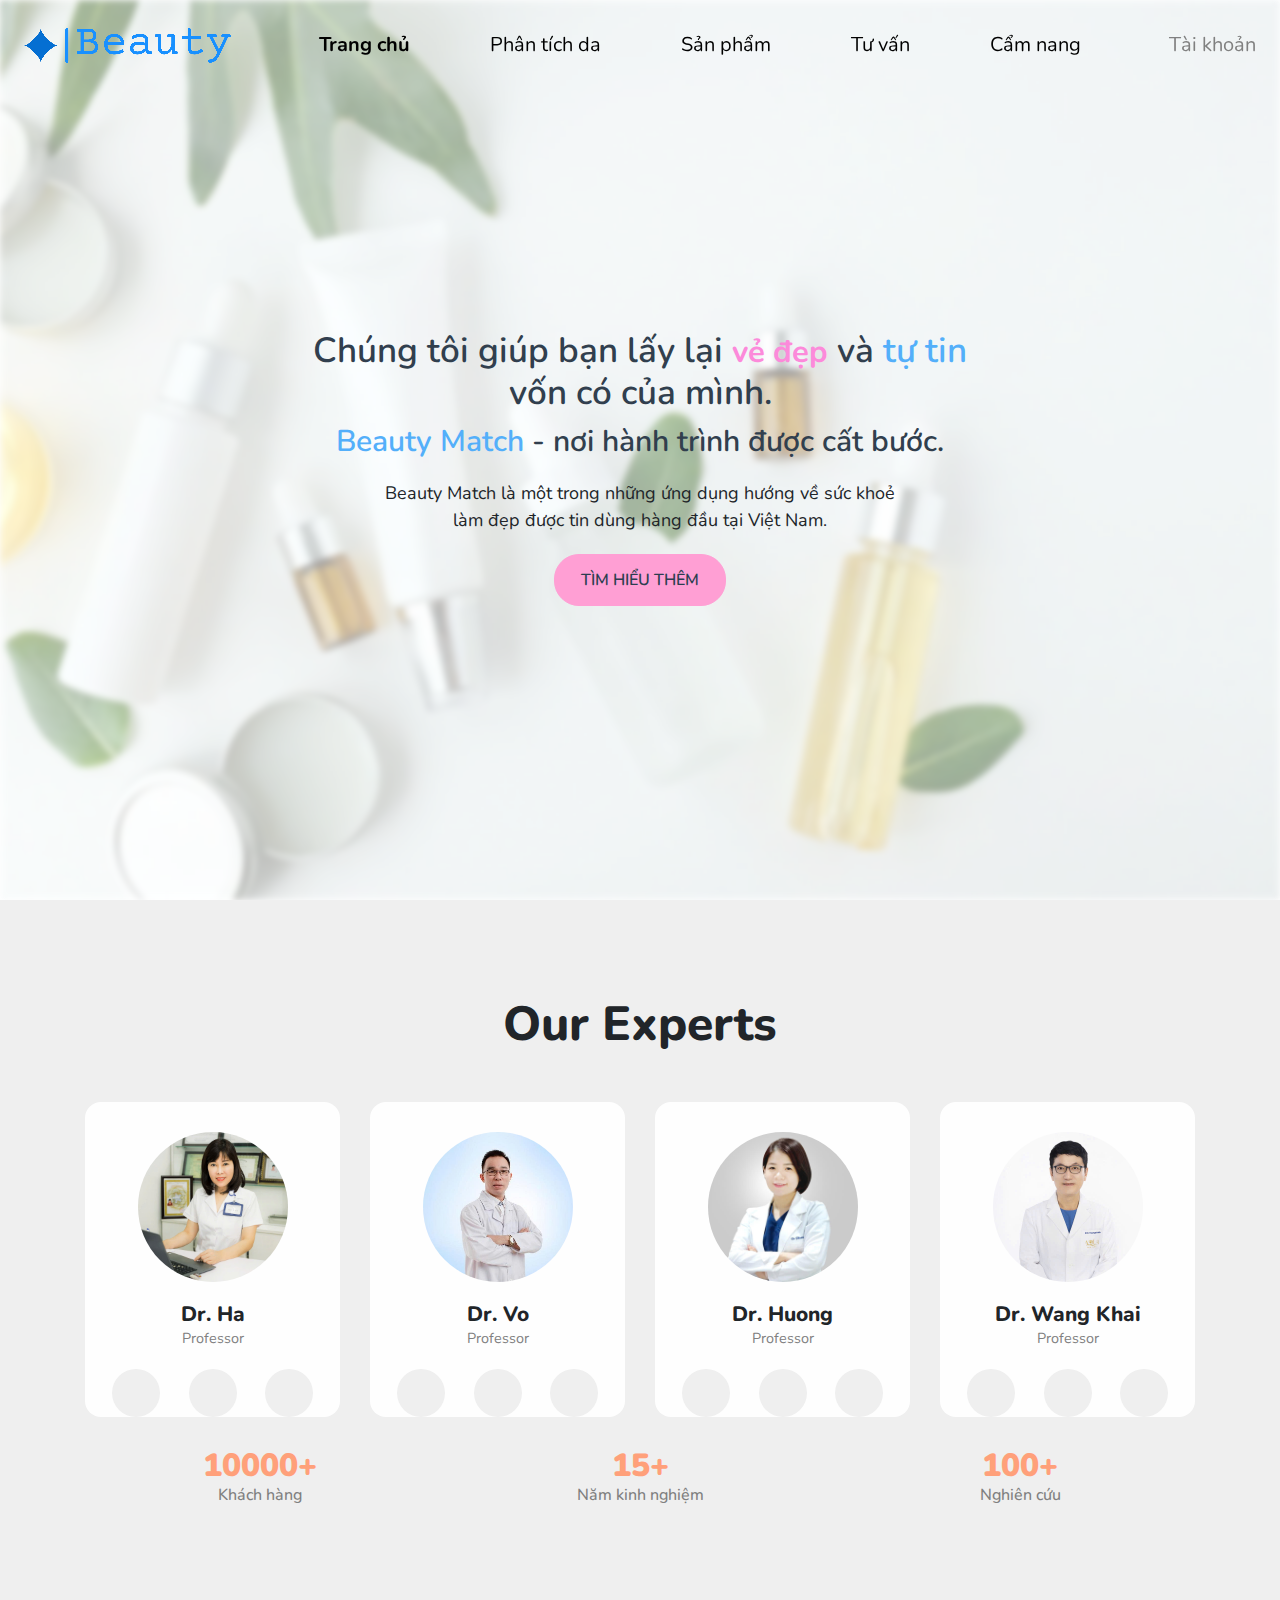
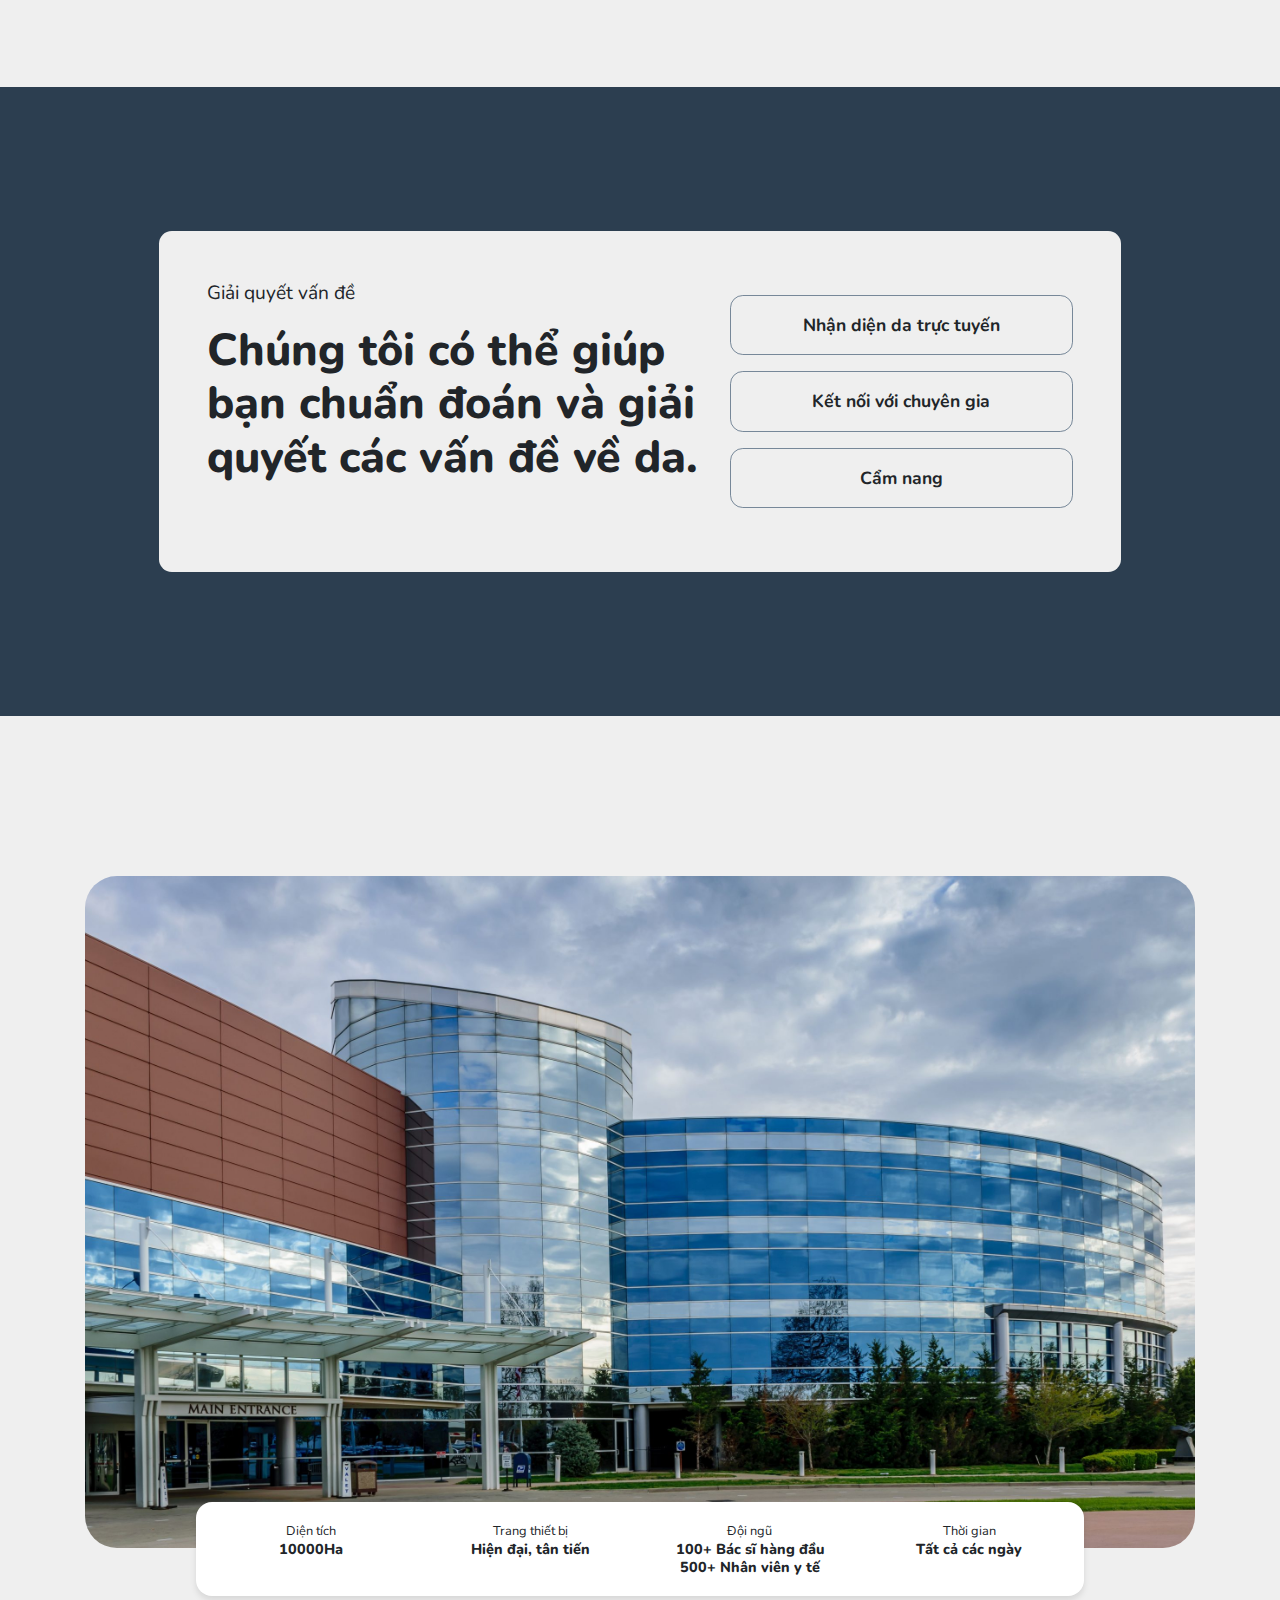
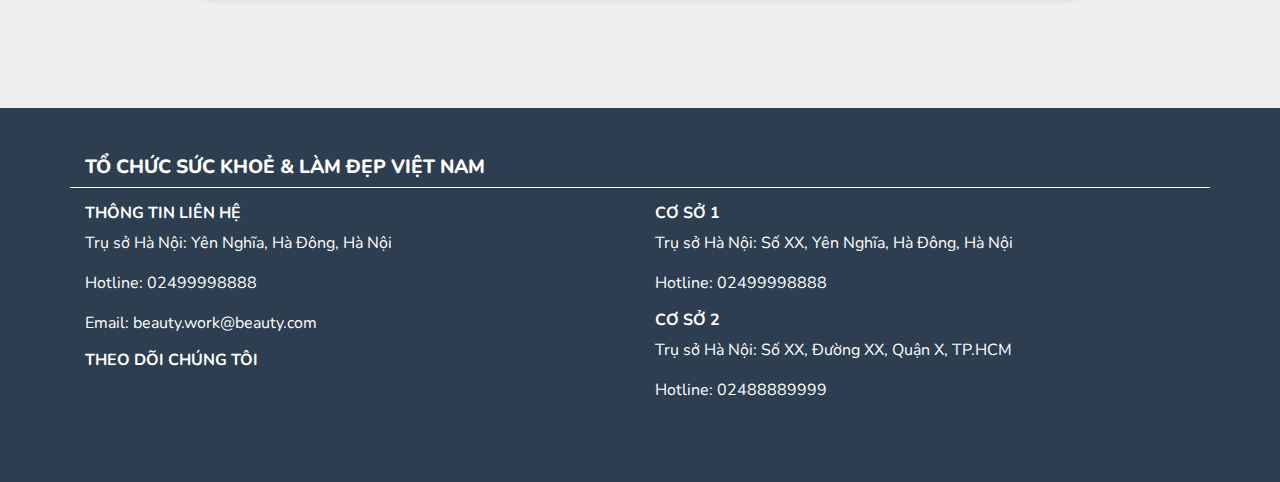
<file: index.html>
<!DOCTYPE html>
<html lang="en">

<head>
    <meta charset="UTF-8">
    <meta name="viewport" content="width=device-width, initial-scale=1.0">
    <title>Beauty</title>

    <!-- Link bootstrap and js -->
    <link rel="stylesheet" href="/assets/css/reset.css">
    <link rel="stylesheet" href="/assets/bootstrap/bootstrap.min.css">
    <script src="/assets/bootstrap/jquery.slim.min.js"></script>
    <script src="/assets/bootstrap/bootstrap.bundle.min.js"></script>
    <script src="/assets/js/script.js"></script>

    <!-- Link file css -->
    <link rel="stylesheet" href="assets/css/base.css">
    <link rel="stylesheet" href="assets/css/trangchu.css">

    <!-- Link Font -->
    <link rel="preconnect" href="https://fonts.googleapis.com">
    <link rel="preconnect" href="https://fonts.gstatic.com" crossorigin>
    <link href="https://fonts.googleapis.com/css2?family=Raleway:ital,wght@0,100..900;1,100..900&display=swap"
        rel="stylesheet">
    <link href="https://fonts.googleapis.com/css2?family=Nunito:ital,wght@0,200..1000;1,200..1000&display=swap"
        rel="stylesheet">
    <link
        href="https://fonts.googleapis.com/css2?family=Nunito:ital,wght@0,200..1000;1,200..1000&family=Playwrite+DE+Grund:wght@100..400&display=swap"
        rel="stylesheet">

    <!-- Other component -->
    <link rel="stylesheet" href="https://cdnjs.cloudflare.com/ajax/libs/font-awesome/6.6.0/css/all.min.css"
        integrity="sha512-Kc323vGBEqzTmouAECnVceyQqyqdsSiqLQISBL29aUW4U/M7pSPA/gEUZQqv1cwx4OnYxTxve5UMg5GT6L4JJg=="
        crossorigin="anonymous" referrerpolicy="no-referrer" />

</head>

<body>
    <header>
        <div class="inner-header">
            <div class="head-left">
                <a href="/"><img src="assets/images/logo1.png"></a>
            </div>

            <div class="head-mid">
                <ul>
                    <a href="/">
                        <li><strong>Trang chủ</strong></li>
                    </a>
                    <a href="/cham-soc-da/">
                        <li>Phân tích da</li>
                    </a>
                    <a href="/san-pham/">
                        <li>Sản phẩm</li>
                    </a>
                    <a href="/tu-van/">
                        <li>Tư vấn</li>
                    </a>
                    <a href="/cam-nang/">
                        <li>Cẩm nang</li>
                    </a>
                </ul>
            </div>

            <div class="head-right">
                <a href="/tai-khoan/">
                    <p>Tài khoản</p>
                </a>
            </div>

            <div id="menu" class="menu">
                <i class="fa-solid fa-bars"></i>
            </div>

            <div id="hMenu" class="hMenu">
                <ul>
                    <a href="/">
                        <li><strong>Trang chủ</strong></li>
                    </a>
                    <a href="/cham-soc-da/">
                        <li>Chăm sóc da</li>
                    </a>
                    <a href="/san-pham/">
                        <li>Sản phẩm</li>
                    </a>
                    <a href="/tu-van/">
                        <li>Tư vấn</li>
                    </a>
                    <a href="/cam-nang/">
                        <li>Cẩm nang</li>
                    </a>
                    <a href="">
                        <li>Tài khoản</li>
                    </a>
                </ul>
            </div>
        </div>
        <script src="/assets/js/script.js">
        </script>
    </header>

    <main>
        <div class="section-one">
            <div class="container-md">
                <div class="inner-content">
                    <h3>Chúng tôi giúp bạn lấy lại <strong>vẻ đẹp</strong> và <span class="highlight-1">tự tin</span>
                        vốn có của mình.</h3>
                    <h4><span class="highlight-1">Beauty Match</span> - nơi hành trình được cất bước.</h4>
                    <p>Beauty Match là một trong những ứng dụng hướng về sức khoẻ làm đẹp được tin dùng hàng đầu tại
                        Việt Nam.</p>
                    <a href="">
                        <div class="button"><a href="/cham-soc-da/">TÌM HIỂU THÊM</a></div>
                    </a>
                </div>
            </div>
        </div>

        <div class="section-two">
            <div class="container-md">
                <div class="inner-content">
                    <h2>Our Experts</h2>
                    <div class="row">
                        <div class="col-xl-3 col-lg-6 col-md-6 col-sm-12">
                            <div class="item">
                                <img src="/assets/images/professor-1.jpg" alt="">
                                <h4>Dr. Ha</h4>
                                <p>Professor</p>
                                <ul>
                                    <a href="">
                                        <li><i class="fa-brands fa-facebook-f"></i></li>
                                    </a>
                                    <a href="">
                                        <li><i class="fa-brands fa-instagram"></i></li>
                                    </a>
                                    <a href="">
                                        <li><i class="fa-regular fa-envelope"></i></li>
                                    </a>
                                </ul>
                            </div>
                        </div>
                        <div class="col-xl-3 col-lg-6 col-md-6 col-sm-12">
                            <div class="item">
                                <img src="/assets/images/professor-2.jpg" alt="">
                                <h4>Dr. Vo</h4>
                                <p>Professor</p>
                                <ul>
                                    <a href="">
                                        <li><i class="fa-brands fa-facebook-f"></i></li>
                                    </a>
                                    <a href="">
                                        <li><i class="fa-brands fa-instagram"></i></li>
                                    </a>
                                    <a href="">
                                        <li><i class="fa-regular fa-envelope"></i></li>
                                    </a>
                                </ul>
                            </div>
                        </div>
                        <div class="col-xl-3 col-lg-6 col-md-6 col-sm-12">
                            <div class="item">
                                <img src="/assets/images/professor-3.jpg" alt="">
                                <h4>Dr. Huong</h4>
                                <p>Professor</p>
                                <ul>
                                    <a href="">
                                        <li><i class="fa-brands fa-facebook-f"></i></li>
                                    </a>
                                    <a href="">
                                        <li><i class="fa-brands fa-instagram"></i></li>
                                    </a>
                                    <a href="">
                                        <li><i class="fa-regular fa-envelope"></i></li>
                                    </a>
                                </ul>
                            </div>
                        </div>
                        <div class="col-xl-3 col-lg-6 col-md-6 col-sm-12">
                            <div class="item">
                                <img src="/assets/images/professor-4.jpg" alt="">
                                <h4>Dr. Wang Khai</h4>
                                <p>Professor</p>
                                <ul>
                                    <a href="">
                                        <li><i class="fa-brands fa-facebook-f"></i></li>
                                    </a>
                                    <a href="">
                                        <li><i class="fa-brands fa-instagram"></i></li>
                                    </a>
                                    <a href="">
                                        <li><i class="fa-regular fa-envelope"></i></li>
                                    </a>
                                </ul>
                            </div>
                        </div>
                    </div>
                    <div class="more-info">
                        <div class="row">
                            <div class="col-xl-4 col-lg-4 col-md-4 col-sm-4">
                                <h3>10000+</h3>
                                <h4>Khách hàng</h4>
                            </div>
                            <div class="col-xl-4 col-lg-4 col-md-4 col-sm-4">
                                <h3>15+</h3>
                                <h4>Năm kinh nghiệm</h4>
                            </div>
                            <div class="col-xl-4 col-lg-4 col-md-4 col-sm-4">
                                <h3>100+</h3>
                                <h4>Nghiên cứu</h4>
                            </div>
                        </div>
                    </div>
                </div>
            </div>
        </div>

        <div class="section-three">
            <div class="container-md">
                <div class="inner-content">
                    <div class="row">
                        <div class="col-xl-7 col-lg-7 col-md-12 col-sm-12 col-12">
                            <div class="left">
                                <p>Giải quyết vấn đề</p>
                                <h2>Chúng tôi có thể giúp bạn chuẩn đoán và giải quyết các vấn đề về da.</h2>
                            </div>
                        </div>
                        <div class="col-xl-5 col-lg-5 col-md-12 col-sm-12 col-12">
                            <div class="right">
                                <a href="/cham-soc-da/">
                                    <div class="problems"><i class="fa-brands fa-connectdevelop"></i>
                                        <p> Nhận diện da trực
                                            tuyến</p><i class="fa-solid fa-arrow-right"></i>
                                    </div>
                                </a>
                                <a href="/tu-van/">
                                    <div class="problems"><i class="fa-solid fa-link"></i>
                                        <p> Kết nối với chuyên gia</p><i class="fa-solid fa-arrow-right"></i>
                                    </div>
                                </a>
                                <a href="/cam-nang/">
                                    <div class="problems"><i class="fa-solid fa-book"></i>
                                        <p>Cẩm nang</p><i class="fa-solid fa-arrow-right"></i>
                                    </div>
                                </a>
                            </div>
                        </div>
                    </div>
                </div>
            </div>
        </div>
        <div class="section-four">
            <div class="container-md">
                <div class="inner-content">
                    <div class="img"><img src="/assets/images/hospital.jpeg" alt=""></div>
                    <div class="details">
                        <div class="inner-details">
                            <div class="row">
                                <div class="col-xl-3 col-lg-3 col-md-3 col-sm-3 col-3">
                                    <p>Diện tích</p>
                                    <h4>10000Ha</h4>
                                </div>
                                <div class="col-xl-3 col-lg-3 col-md-3 col-sm-3 col-3">
                                    <p>Trang thiết bị</p>
                                    <h4>Hiện đại, tân tiến</h4>
                                </div>
                                <div class="col-xl-3 col-lg-3 col-md-3 col-sm-3 col-3">
                                    <p>Đội ngũ</p>
                                    <h4>100+ Bác sĩ hàng đầu</h4>
                                    <h4>500+ Nhân viên y tế</h4>
                                </div>
                                <div class="col-xl-3 col-lg-3 col-md-3 col-sm-3 col-3">
                                    <p>Thời gian</p>
                                    <h4>Tất cả các ngày</h4>
                                </div>
                            </div>
                        </div>
                    </div>
                </div>
            </div>
        </div>
    </main>

    <footer>
        <div class="inner-content">
            <div class="container-md">
                <h3>TỔ CHỨC SỨC KHOẺ & LÀM ĐẸP VIỆT NAM</h3>
                <div class="row">
                    <div class="col-xl-6 col-lg-6 col-md-6 col-sm-6">
                        <h4>THÔNG TIN LIÊN HỆ</h4>
                        <p> <i class="fa-solid fa-location-dot"></i> Trụ sở Hà Nội: Yên Nghĩa, Hà Đông, Hà Nội</p>
                        <p><i class="fa-solid fa-phone"></i> Hotline: 02499998888</p>
                        <p><i class="fa-solid fa-envelope"></i> Email: beauty.work@beauty.com</p>
                        <h4>THEO DÕI CHÚNG TÔI</h4>
                        <div class="contact">
                            <a href=""><i class="fa-brands fa-facebook"></i></a>
                            <a href=""><i class="fa-brands fa-instagram"></i></a>
                        </div>
                    </div>
                    <div class="col-xl-6 col-lg-6 col-md-6 col-sm-6">
                        <h4>CƠ SỞ 1</h4>
                        <p><i class="fa-solid fa-location-dot"></i> Trụ sở Hà Nội: Số XX, Yên Nghĩa, Hà Đông, Hà Nội</p>
                        <p><i class="fa-solid fa-phone"></i> Hotline: 02499998888</p>
                        <h4>CƠ SỞ 2</h4>
                        <p><i class="fa-solid fa-location-dot"></i> Trụ sở Hà Nội: Số XX, Đường XX, Quận X, TP.HCM</p>
                        <p><i class="fa-solid fa-phone"></i> Hotline: 02488889999</p>
                    </div>
                </div>
            </div>
        </div>
    </footer>
</body>

</html>
</file>
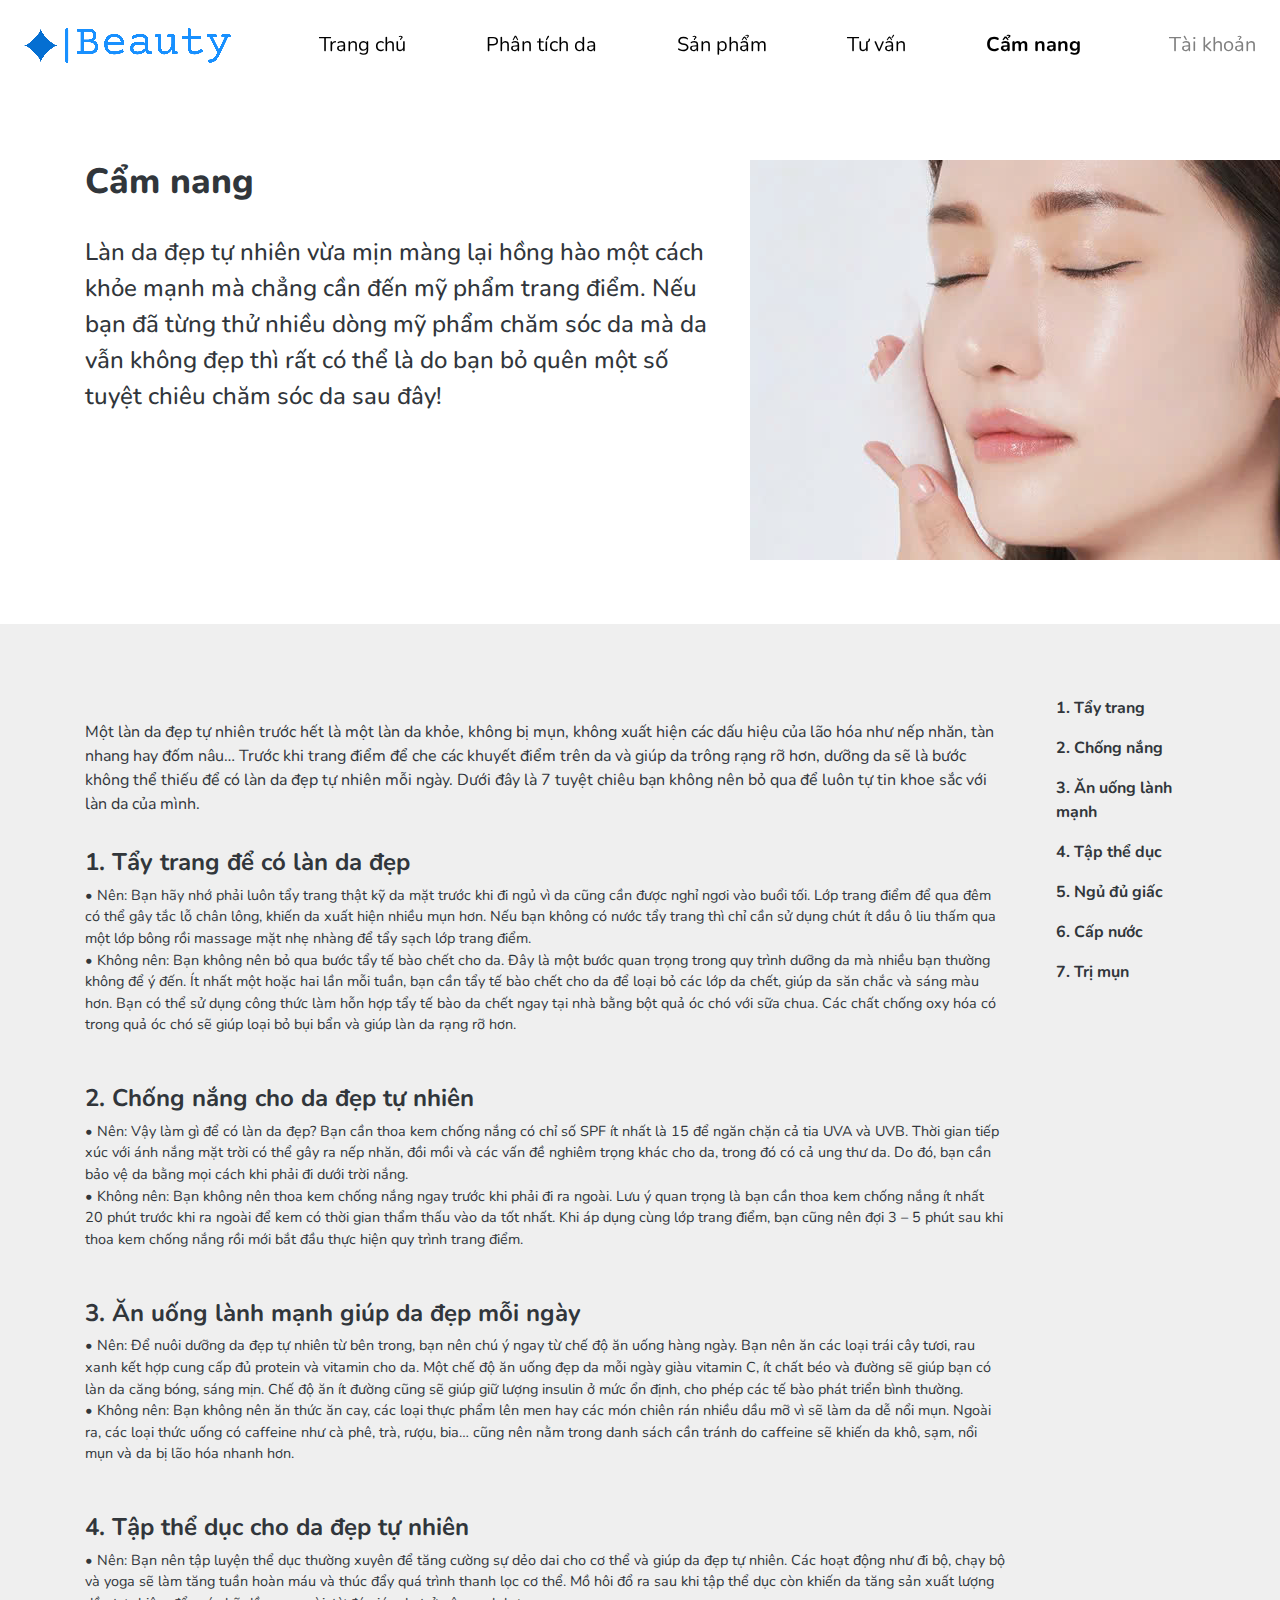
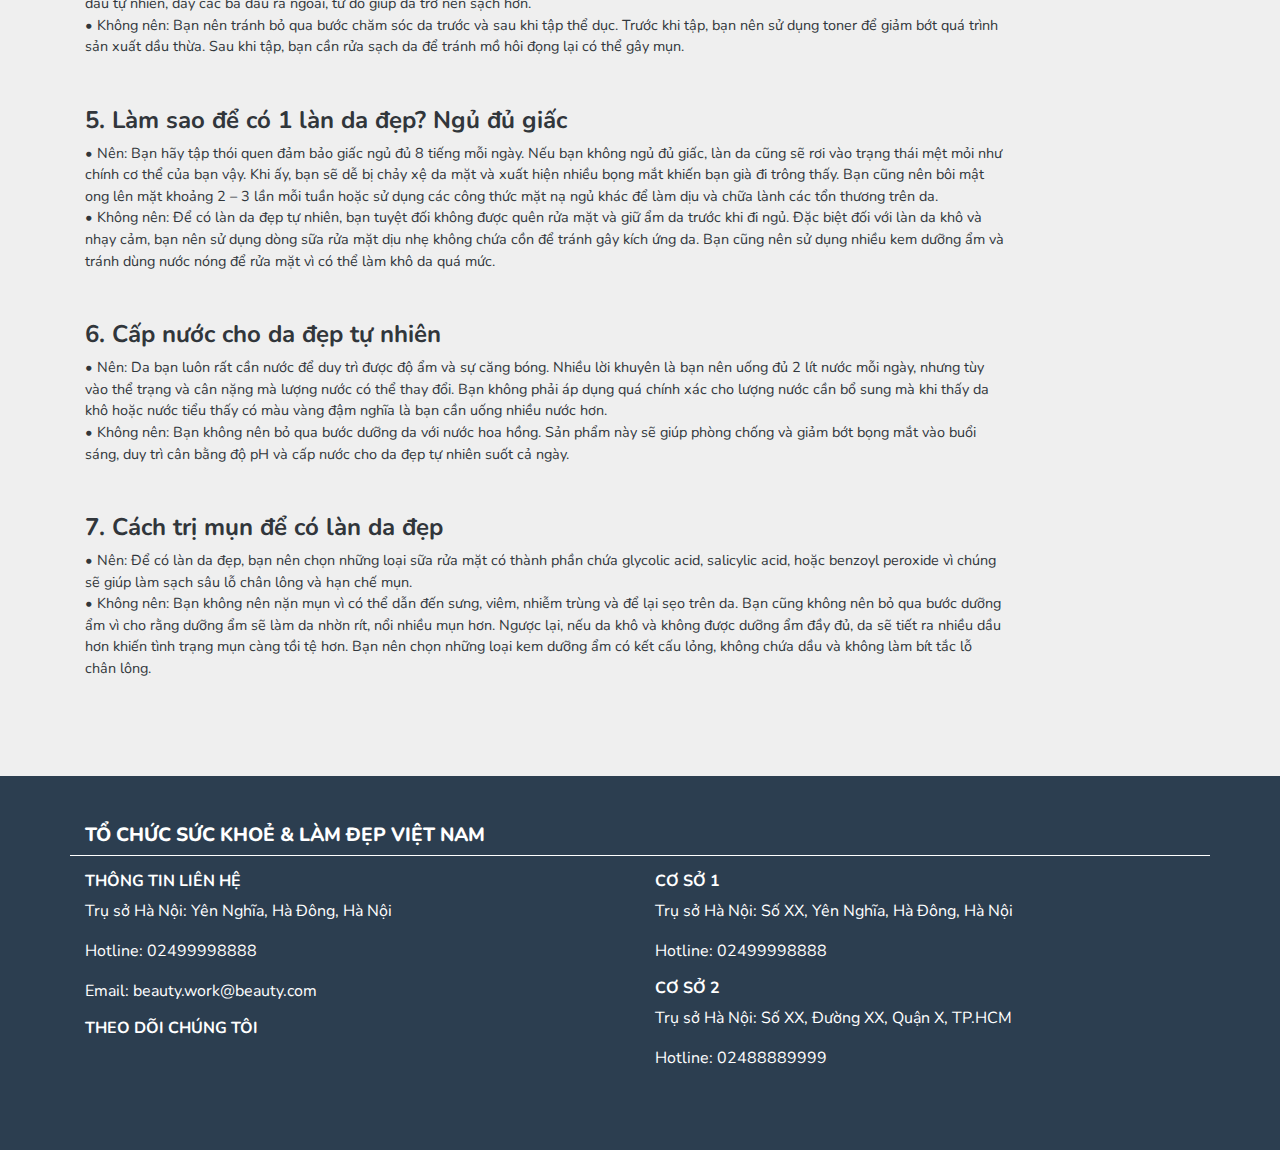
<file: cam-nang/index.html>
<!DOCTYPE html>
<html lang="en">

<head>
    <meta charset="UTF-8">
    <meta name="viewport" content="width=device-width, initial-scale=1.0">
    <title>Beauty</title>

    <!-- Link bootstrap and js -->
    <link rel="stylesheet" href="/assets/css/reset.css">
    <link rel="stylesheet" href="/assets/bootstrap/bootstrap.min.css">
    <script src="/assets/bootstrap/jquery.slim.min.js"></script>
    <script src="/assets/bootstrap/bootstrap.bundle.min.js"></script>
    <script src="/assets/js/script.js"></script>

    <!-- Link file css -->
    <link rel="stylesheet" href="/assets/css/reset.css">
    <link rel="stylesheet" href="/assets/css/base.css">
    <link rel="stylesheet" href="/assets/css/cam-nang.css">

    <!-- Link Font -->
    <link rel="preconnect" href="https://fonts.googleapis.com">
    <link rel="preconnect" href="https://fonts.gstatic.com" crossorigin>
    <link href="https://fonts.googleapis.com/css2?family=Raleway:ital,wght@0,100..900;1,100..900&display=swap"
        rel="stylesheet">
    <link href="https://fonts.googleapis.com/css2?family=Nunito:ital,wght@0,200..1000;1,200..1000&display=swap"
        rel="stylesheet">
    <link
        href="https://fonts.googleapis.com/css2?family=Nunito:ital,wght@0,200..1000;1,200..1000&family=Playwrite+DE+Grund:wght@100..400&display=swap"
        rel="stylesheet">

    <!-- Other component -->
    <link rel="stylesheet" href="https://cdnjs.cloudflare.com/ajax/libs/font-awesome/6.6.0/css/all.min.css"
        integrity="sha512-Kc323vGBEqzTmouAECnVceyQqyqdsSiqLQISBL29aUW4U/M7pSPA/gEUZQqv1cwx4OnYxTxve5UMg5GT6L4JJg=="
        crossorigin="anonymous" referrerpolicy="no-referrer" />

</head>

<body>
    <header>
        <div class="inner-header">
            <div class="head-left">
                <a href="/"><img src="/assets/images/logo1.png"></a>
            </div>

            <div class="head-mid">
                <ul>
                    <a href="/">
                        <li>Trang chủ</li>
                    </a>
                    <a href="/cham-soc-da/">
                        <li>Phân tích da</li>
                    </a>
                    <a href="/san-pham/">
                        <li>Sản phẩm</li>
                    </a>
                    <a href="/tu-van/">
                        <li>Tư vấn</li>
                    </a>
                    <a href="/cam-nang/">
                        <li><strong>Cẩm nang</strong></li>
                    </a>
                </ul>
            </div>

            <div class="head-right">
                <a href="/tai-khoan/">
                    <p>Tài khoản</p>
                </a>
            </div>

            <div id="menu" class="menu">
                <i class="fa-solid fa-bars"></i>
            </div>

            <div id="hMenu" class="hMenu">
                <ul>
                    <a href="/">
                        <li>Trang chủ</li>
                    </a>
                    <a href="/cham-soc-da/">
                        <li>Chăm sóc da</li>
                    </a>
                    <a href="/san-pham/">
                        <li>Sản phẩm</li>
                    </a>
                    <a href="/tu-van/">
                        <li>Tư vấn</li>
                    </a>
                    <a href="/cam-nang/">
                        <li><strong>Cẩm nang</strong></li>
                    </a>
                    <a href="">
                        <li>Tài khoản</li>
                    </a>
                </ul>
            </div>
        </div>
        <script src="/assets/js/script.js">
        </script>
    </header>

    <main>
        <div class="section-one">
            <div class="container-md">
                <div class="inner-content">
                    <div class="row">
                        <div class="col-xl-7 col-lg 7 col-md-12 col-sm-12 col-12">
                            <h2>Cẩm nang</h2>
                            <p>Làn da đẹp tự nhiên vừa mịn màng lại hồng hào một cách khỏe mạnh mà chẳng cần đến mỹ phẩm trang điểm. Nếu bạn đã từng thử nhiều dòng mỹ phẩm chăm sóc da mà da vẫn không đẹp thì rất có thể là do bạn bỏ quên một số tuyệt chiêu chăm sóc da sau đây!</p>
                        </div>
                        <div class="col-xl-5 col-lg 5 col-md-12 col-sm-12 col-12">
                            <img src="/assets/images/camn1.jpg" alt="cam-nang">
                        </div>
                    </div>
                </div>
            </div>
        </div>

        <div class="section-two">
            <div class="container-md">
                <div class="inner-content">
                    <div class="row">
                        <div class="col-xl-10 col-lg-10 col-md-12 col-sm-12 col-12 order-lx-1 order-lg-1 order-md-2 order-sm-2 order-2">
                            <div class="main-questions">
                                <ul>
                                    <li id=""></li>
                                        <p>Một làn da đẹp tự nhiên trước hết là một làn da khỏe, không bị mụn, không xuất hiện các dấu hiệu của lão hóa như nếp nhăn, tàn nhang hay đốm nâu… Trước khi trang điểm để che các khuyết điểm trên da và giúp da trông rạng rỡ hơn, dưỡng da sẽ là bước không thể thiếu để có làn da đẹp tự nhiên mỗi ngày. Dưới đây là 7 tuyệt chiêu bạn không nên bỏ qua để luôn tự tin khoe sắc với làn da của mình. </p>
                                    </li>
                                    <li id="one">
                                        <h2>1. Tẩy trang để có làn da đẹp</h2>
                                        <p>• Nên: Bạn hãy nhớ phải luôn tẩy trang thật kỹ da mặt trước khi đi ngủ vì da cũng cần được nghỉ ngơi vào buổi tối. Lớp trang điểm để qua đêm có thể gây tắc lỗ chân lông, khiến da xuất hiện nhiều mụn hơn. Nếu bạn không có nước tẩy trang thì chỉ cần sử dụng chút ít dầu ô liu thấm qua một lớp bông rồi massage mặt nhẹ nhàng để tẩy sạch lớp trang điểm.
                                            <br>
                                        • Không nên: Bạn không nên bỏ qua bước tẩy tế bào chết cho da. Đây là một bước quan trọng trong quy trình dưỡng da mà nhiều bạn thường không để ý đến. Ít nhất một hoặc hai lần mỗi tuần, bạn cần tẩy tế bào chết cho da để loại bỏ các lớp da chết, giúp da săn chắc và sáng màu hơn. Bạn có thể sử dụng công thức làm hỗn hợp tẩy tế bào da chết ngay tại nhà bằng bột quả óc chó với sữa chua. Các chất chống oxy hóa có trong quả óc chó sẽ giúp loại bỏ bụi bẩn và giúp làn da rạng rỡ hơn.</p>
                                    </li>
                                    <li id="two">
                                        <h2>2. Chống nắng cho da đẹp tự nhiên</h2>
                                        <p>
                                            • Nên: Vậy làm gì để có làn da đẹp? Bạn cần thoa kem chống nắng có chỉ số SPF ít nhất là 15 để ngăn chặn cả tia UVA và UVB. Thời gian tiếp xúc với ánh nắng mặt trời có thể gây ra nếp nhăn, đồi mồi và các vấn đề nghiêm trọng khác cho da, trong đó có cả ung thư da. Do đó, bạn cần bảo vệ da bằng mọi cách khi phải đi dưới trời nắng.
                                            <br>
                                            • Không nên: Bạn không nên thoa kem chống nắng ngay trước khi phải đi ra ngoài. Lưu ý quan trọng là bạn cần thoa kem chống nắng ít nhất 20 phút trước khi ra ngoài để kem có thời gian thẩm thấu vào da tốt nhất. Khi áp dụng cùng lớp trang điểm, bạn cũng nên đợi 3 – 5 phút sau khi thoa kem chống nắng rồi mới bắt đầu thực hiện quy trình trang điểm.
                                        </p>
                                    </li>
                                    <li id="three">
                                        <h2>3. Ăn uống lành mạnh giúp da đẹp mỗi ngày</h2>
                                        <p>• Nên: Để nuôi dưỡng da đẹp tự nhiên từ bên trong, bạn nên chú ý ngay từ chế độ ăn uống hàng ngày. Bạn nên ăn các loại trái cây tươi, rau xanh kết hợp cung cấp đủ protein và vitamin cho da. Một chế độ ăn uống đẹp da mỗi ngày giàu vitamin C, ít chất béo và đường sẽ giúp bạn có làn da căng bóng, sáng mịn. Chế độ ăn ít đường cũng sẽ giúp giữ lượng insulin ở mức ổn định, cho phép các tế bào phát triển bình thường.
                                            <br>
                                        • Không nên: Bạn không nên ăn thức ăn cay, các loại thực phẩm lên men hay các món chiên rán nhiều dầu mỡ vì sẽ làm da dễ nổi mụn. Ngoài ra, các loại thức uống có caffeine như cà phê, trà, rượu, bia… cũng nên nằm trong danh sách cần tránh do caffeine sẽ khiến da khô, sạm, nổi mụn và da bị lão hóa nhanh hơn.</p>
                                    </li>
                                    <li id="four">
                                        <h2>4. Tập thể dục cho da đẹp tự nhiên</h2>
                                        <p>• Nên: Bạn nên tập luyện thể dục thường xuyên để tăng cường sự dẻo dai cho cơ thể và giúp da đẹp tự nhiên. Các hoạt động như đi bộ, chạy bộ và yoga sẽ làm tăng tuần hoàn máu và thúc đẩy quá trình thanh lọc cơ thể. Mồ hôi đổ ra sau khi tập thể dục còn khiến da tăng sản xuất lượng dầu tự nhiên, đẩy các bã dầu ra ngoài, từ đó giúp da trở nên sạch hơn.
                                            <br>
                                        • Không nên: Bạn nên tránh bỏ qua bước chăm sóc da trước và sau khi tập thể dục. Trước khi tập, bạn nên sử dụng toner để giảm bớt quá trình sản xuất dầu thừa. Sau khi tập, bạn cần rửa sạch da để tránh mồ hôi đọng lại có thể gây mụn.</p>
                                    </li>
                                    <li id="five">
                                        <h2>5. Làm sao để có 1 làn da đẹp? Ngủ đủ giấc</h2>
                                        <p>• Nên: Bạn hãy tập thói quen đảm bảo giấc ngủ đủ 8 tiếng mỗi ngày. Nếu bạn không ngủ đủ giấc, làn da cũng sẽ rơi vào trạng thái mệt mỏi như chính cơ thể của bạn vậy. Khi ấy, bạn sẽ dễ bị chảy xệ da mặt và xuất hiện nhiều bọng mắt khiến bạn già đi trông thấy. Bạn cũng nên bôi mật ong lên mặt khoảng 2 – 3 lần mỗi tuần hoặc sử dụng các công thức mặt nạ ngủ khác để làm dịu và chữa lành các tổn thương trên da.
                                            <br>
                                        • Không nên: Để có làn da đẹp tự nhiên, bạn tuyệt đối không được quên rửa mặt và giữ ẩm da trước khi đi ngủ. Đặc biệt đối với làn da khô và nhạy cảm, bạn nên sử dụng dòng sữa rửa mặt dịu nhẹ không chứa cồn để tránh gây kích ứng da. Bạn cũng nên sử dụng nhiều kem dưỡng ẩm và tránh dùng nước nóng để rửa mặt vì có thể làm khô da quá mức.</p>
                                    </li>
                                    <li id="six">
                                        <h2>6. Cấp nước cho da đẹp tự nhiên</h2>
                                        <p>• Nên: Da bạn luôn rất cần nước để duy trì được độ ẩm và sự căng bóng. Nhiều lời khuyên là bạn nên uống đủ 2 lít nước mỗi ngày, nhưng tùy vào thể trạng và cân nặng mà lượng nước có thể thay đổi. Bạn không phải áp dụng quá chính xác cho lượng nước cần bổ sung mà khi thấy da khô hoặc nước tiểu thấy có màu vàng đậm nghĩa là bạn cần uống nhiều nước hơn.
                                            <br>
                                        • Không nên: Bạn không nên bỏ qua bước dưỡng da với nước hoa hồng. Sản phẩm này sẽ giúp phòng chống và giảm bớt bọng mắt vào buổi sáng, duy trì cân bằng độ pH và cấp nước cho da đẹp tự nhiên suốt cả ngày.</p>
                                    </li>
                                    <li id="seven">
                                        <h2>7. Cách trị mụn để có làn da đẹp </h2>
                                        <p>• Nên: Để có làn da đẹp, bạn nên chọn những loại sữa rửa mặt có thành phần chứa glycolic acid, salicylic acid, hoặc benzoyl peroxide vì chúng sẽ giúp làm sạch sâu lỗ chân lông và hạn chế mụn.  
                                            <br>
                                        • Không nên: Bạn không nên nặn mụn vì có thể dẫn đến sưng, viêm, nhiễm trùng và để lại sẹo trên da. Bạn cũng không nên bỏ qua bước dưỡng ẩm vì cho rằng dưỡng ẩm sẽ làm da nhờn rít, nổi nhiều mụn hơn. Ngược lại, nếu da khô và không được dưỡng ẩm đầy đủ, da sẽ tiết ra nhiều dầu hơn khiến tình trạng mụn càng tồi tệ hơn. Bạn nên chọn những loại kem dưỡng ẩm có kết cấu lỏng, không chứa dầu và không làm bít tắc lỗ chân lông.  </p>
                                    </li>
                                </ul>
                            </div>
                        </div>

                        <div class="col-xl-2 col-lg-2 col-md-12 col-sm-12 col-12 order-lx-2 order-lg-2 order-md-1 order-sm-1 order-1">
                            <div class="list-questions">
                                <ul>
                                    <a href="#one"><li><i class="fa-solid fa-caret-right"></i>1. Tẩy trang</li></a>
                                    <a href="#two"><li><i class="fa-solid fa-caret-right"></i>2. Chống nắng</li></a>
                                    <a href="#three"><li><i class="fa-solid fa-caret-right"></i>3. Ăn uống lành mạnh</li></a>
                                    <a href="#four"><li><i class="fa-solid fa-caret-right"></i>4. Tập thể dục</li></a>
                                    <a href="#five"><li><i class="fa-solid fa-caret-right"></i>5. Ngủ đủ giấc</li></a>
                                    <a href="#six"><li><i class="fa-solid fa-caret-right"></i>6. Cấp nước</li></a>
                                    <a href="#seven"><li><i class="fa-solid fa-caret-right"></i>7. Trị mụn</li></a>
                                </ul>
                            </div>
                        </div>
                    </div>
                </div>
            </div>
        </div>
    </main>

    <footer>
        <div class="inner-content">
            <div class="container-md">
                <h3>TỔ CHỨC SỨC KHOẺ & LÀM ĐẸP VIỆT NAM</h3>
                <div class="row">
                    <div class="col-xl-6 col-lg-6 col-md-6 col-sm-6">
                        <h4>THÔNG TIN LIÊN HỆ</h4>
                        <p> <i class="fa-solid fa-location-dot"></i> Trụ sở Hà Nội: Yên Nghĩa, Hà Đông, Hà Nội</p>
                        <p><i class="fa-solid fa-phone"></i> Hotline: 02499998888</p>
                        <p><i class="fa-solid fa-envelope"></i> Email: beauty.work@beauty.com</p>
                        <h4>THEO DÕI CHÚNG TÔI</h4>
                        <div class="contact">
                            <a href=""><i class="fa-brands fa-facebook"></i></a>
                            <a href=""><i class="fa-brands fa-instagram"></i></a>
                        </div>
                    </div>
                    <div class="col-xl-6 col-lg-6 col-md-6 col-sm-6">
                        <h4>CƠ SỞ 1</h4>
                        <p><i class="fa-solid fa-location-dot"></i> Trụ sở Hà Nội: Số XX, Yên Nghĩa, Hà Đông, Hà Nội</p>
                        <p><i class="fa-solid fa-phone"></i> Hotline: 02499998888</p>
                        <h4>CƠ SỞ 2</h4>
                        <p><i class="fa-solid fa-location-dot"></i> Trụ sở Hà Nội: Số XX, Đường XX, Quận X, TP.HCM</p>
                        <p><i class="fa-solid fa-phone"></i> Hotline: 02488889999</p>
                    </div>
                </div>
            </div>
        </div>
    </footer>
</body>

</html>
</file>
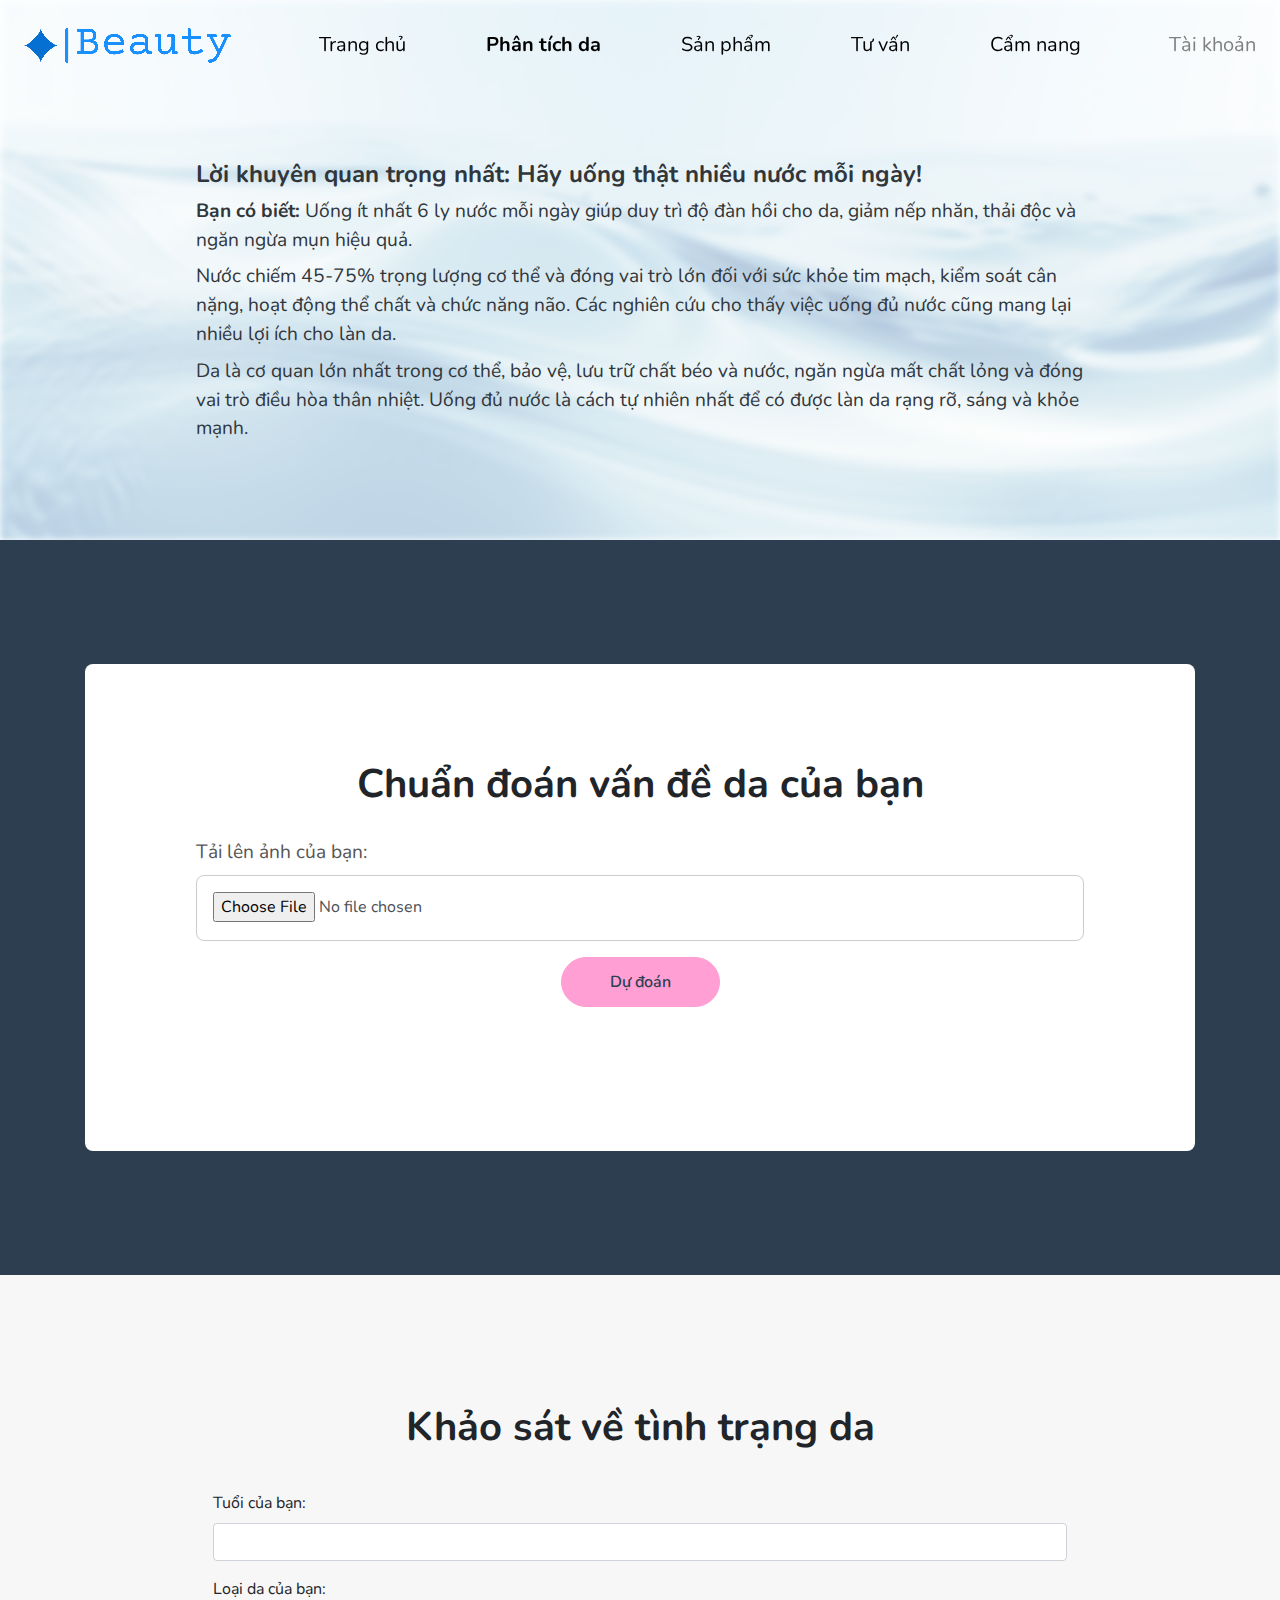
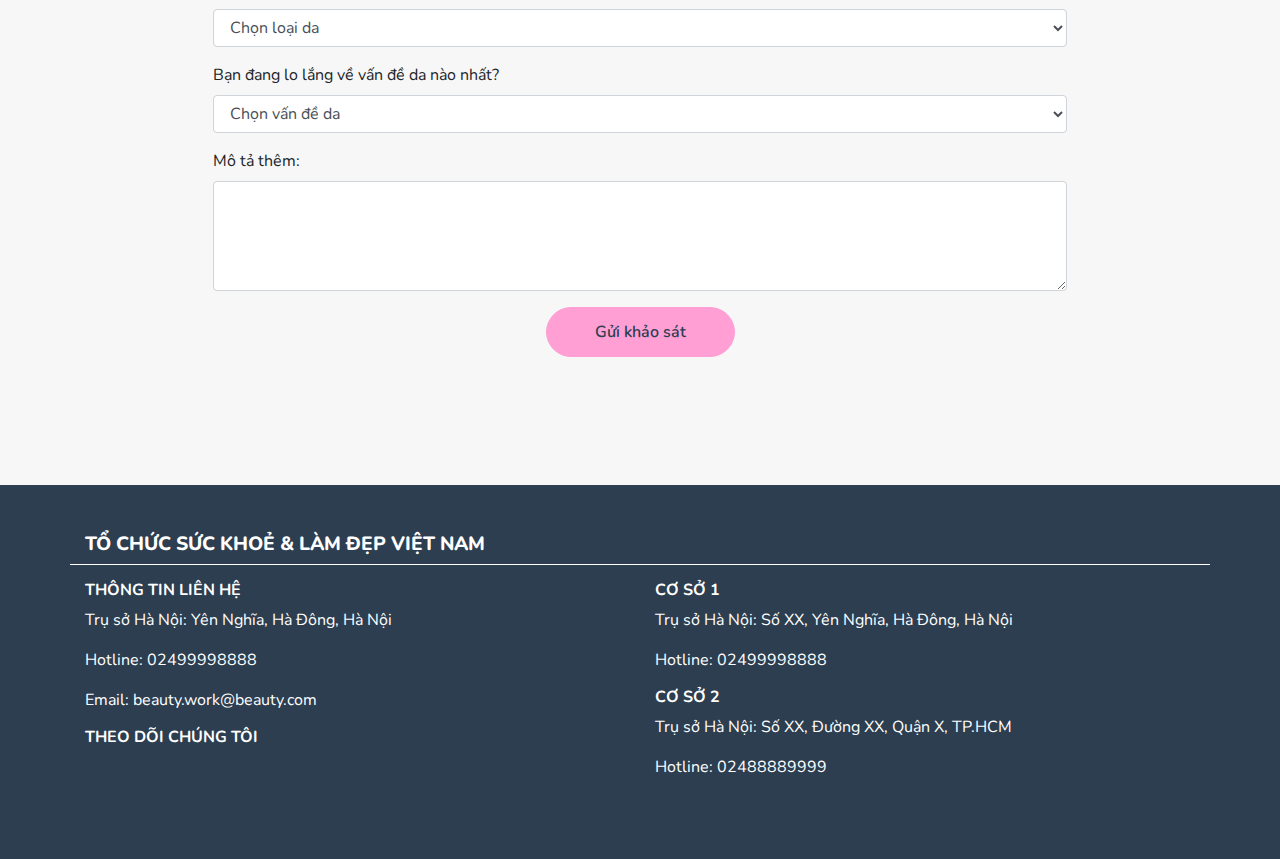
<file: cham-soc-da/index.html>
<!DOCTYPE html>
<html lang="en">

<head>
    <meta charset="UTF-8">
    <meta name="viewport" content="width=device-width, initial-scale=1.0">
    <title>Beauty</title>

    <!-- Link bootstrap and js -->
    <link rel="stylesheet" href="/assets/css/reset.css">
    <link rel="stylesheet" href="/assets/bootstrap/bootstrap.min.css">
    <script src="/assets/bootstrap/jquery.slim.min.js"></script>
    <script src="/assets/bootstrap/bootstrap.bundle.min.js"></script>
    <script src="/assets/js/script.js"></script>

    <!-- Link file css -->
    <link rel="stylesheet" href="/assets/css/reset.css">
    <link rel="stylesheet" href="/assets/css/base.css">
    <link rel="stylesheet" href="/assets/css/cham-soc-da.css">

    <!-- Link Font -->
    <link rel="preconnect" href="https://fonts.googleapis.com">
    <link rel="preconnect" href="https://fonts.gstatic.com" crossorigin>
    <link href="https://fonts.googleapis.com/css2?family=Raleway:ital,wght@0,100..900;1,100..900&display=swap"
        rel="stylesheet">
    <link href="https://fonts.googleapis.com/css2?family=Nunito:ital,wght@0,200..1000;1,200..1000&display=swap"
        rel="stylesheet">
    <link
        href="https://fonts.googleapis.com/css2?family=Nunito:ital,wght@0,200..1000;1,200..1000&family=Playwrite+DE+Grund:wght@100..400&display=swap"
        rel="stylesheet">

    <!-- Other component -->
    <link rel="stylesheet" href="https://cdnjs.cloudflare.com/ajax/libs/font-awesome/6.6.0/css/all.min.css"
        integrity="sha512-Kc323vGBEqzTmouAECnVceyQqyqdsSiqLQISBL29aUW4U/M7pSPA/gEUZQqv1cwx4OnYxTxve5UMg5GT6L4JJg=="
        crossorigin="anonymous" referrerpolicy="no-referrer" />

</head>

<body>
    <header>
        <div class="inner-header">
            <div class="head-left">
                <a href="/"><img src="/assets/images/logo1.png"></a>
            </div>

            <div class="head-mid">
                <ul>
                    <a href="/">
                        <li>Trang chủ</li>
                    </a>
                    <a href="/cham-soc-da/">
                        <li><strong>Phân tích da</strong></li>
                    </a>
                    <a href="/san-pham/">
                        <li>Sản phẩm</li>
                    </a>
                    <a href="/tu-van/">
                        <li>Tư vấn</li>
                    </a>
                    <a href="/cam-nang/">
                        <li>Cẩm nang</li>
                    </a>
                </ul>
            </div>

            <div class="head-right">
                <a href="/tai-khoan/">
                    <p>Tài khoản</p>
                </a>
            </div>

            <div id="menu" class="menu">
                <i class="fa-solid fa-bars"></i>
            </div>

            <div id="hMenu" class="hMenu">
                <ul>
                    <a href="/">
                        <li>Trang chủ</li>
                    </a>
                    <a href="/cham-soc-da/">
                        <li><strong>Chăm sóc da</strong></li>
                    </a>
                    <a href="/san-pham/">
                        <li>Sản phẩm</li>
                    </a>
                    <a href="/tu-van/">
                        <li>Tư vấn</li>
                    </a>
                    <a href="/cam-nang/">
                        <li>Cẩm nang</li>
                    </a>
                    <a href="">
                        <li>Tài khoản</li>
                    </a>
                </ul>
            </div>
        </div>
        <script src="/assets/js/script.js">
        </script>
    </header>


    <main>
        <div class="section-one">
            <div class="container-md">
                <div class="inner-content">
                    <h2>Lời khuyên quan trọng nhất: Hãy uống thật nhiều nước mỗi ngày!</h2>
                    <p><strong>Bạn có biết: </strong>Uống ít nhất 6 ly nước mỗi ngày giúp duy trì độ đàn hồi cho da,
                        giảm nếp nhăn, thải độc và ngăn ngừa mụn hiệu quả.</p>
                    <p>
                        Nước chiếm 45-75% trọng lượng cơ thể và đóng vai trò lớn đối với sức khỏe tim mạch, kiểm
                        soát
                        cân nặng, hoạt động thể chất và chức năng não. Các nghiên cứu cho thấy việc uống đủ nước
                        cũng
                        mang lại nhiều lợi ích cho làn da.
                    </p>
                    <p>
                        Da là cơ quan lớn nhất trong cơ thể, bảo vệ, lưu trữ chất béo và nước, ngăn ngừa mất chất lỏng
                        và đóng vai trò điều hòa thân nhiệt. Uống đủ nước là cách tự nhiên nhất để có được làn da rạng
                        rỡ, sáng và khỏe mạnh.</p>
                </div>
            </div>
        </div>

        <div class="section-two">
            <div class="container-md">
                <div class="inner-content">
                    <h2>Chuẩn đoán vấn đề da của bạn</h2>
                    <form method="POST" enctype="multipart/form-data" action="/upload">
                        <div class="form-group">
                            <label for="file">Tải lên ảnh của bạn:</label>
                            <input type="file" name="file" id="file" class="form-control" required>
                        </div>
                        <button type="submit" class="btn btn-primary mt-3">Dự đoán</button>
                    </form>
                    <div id="result" class="mt-5">
                        <!-- Kết quả dự đoán sẽ được hiển thị ở đây -->
                    </div>
                </div>

            </div>
            <script>
                document.addEventListener('DOMContentLoaded', function () {
                    const form = document.querySelector('form');
                    const resultDiv = document.getElementById('result');

                    form.addEventListener('submit', function (e) {
                        e.preventDefault();

                        const formData = new FormData(form);

                        fetch('/upload', {
                                method: 'POST',
                                body: formData
                            })
                            .then(response => response.json())
                            .then(data => {
                                if (data.error) {
                                    resultDiv.innerHTML =
                                        `<p class="text-danger">${data.error}</p>`;
                                } else {
                                    resultDiv.innerHTML =
                                        `<p class="text-success">Dự đoán: ${data.disease}</p>`;
                                }
                            })
                            .catch(error => {
                                resultDiv.innerHTML = `<p class="text-danger">Có lỗi xảy ra</p>`;
                            });
                    });
                });
            </script>
        </div>
        <div class="section-three">
            <div class="container-md">
                <div class="inner-content">
                    <h2>Khảo sát về tình trạng da</h2>
                    <form method="POST" action="/submit-survey">
                        <div class="form-group">
                            <label for="age">Tuổi của bạn:</label>
                            <input type="number" name="age" id="age" class="form-control" required>
                        </div>

                        <div class="form-group mt-3">
                            <label for="skin-type">Loại da của bạn:</label>
                            <select name="skin-type" id="skin-type" class="form-control" required>
                                <option value="">Chọn loại da</option>
                                <option value="normal">Da thường</option>
                                <option value="oily">Da dầu</option>
                                <option value="dry">Da khô</option>
                                <option value="combination">Da hỗn hợp</option>
                            </select>
                        </div>

                        <div class="form-group mt-3">
                            <label for="concern">Bạn đang lo lắng về vấn đề da nào nhất?</label>
                            <select name="concern" id="concern" class="form-control" required>
                                <option value="">Chọn vấn đề da</option>
                                <option value="acne">Mụn</option>
                                <option value="wrinkles">Nếp nhăn</option>
                                <option value="dark-spots">Tàn nhang / Đốm nâu</option>
                                <option value="sensitivity">Da nhạy cảm</option>
                            </select>
                        </div>

                        <div class="form-group mt-3">
                            <label for="feedback">Mô tả thêm:</label>
                            <textarea name="feedback" id="feedback" class="form-control" rows="4"></textarea>
                        </div>

                        <button type="submit" class="btn btn-primary mt-3">Gửi khảo sát</button>
                    </form>
                </div>
            </div>
        </div>
    </main>

    <footer>
        <div class="inner-content">
            <div class="container-md">
                <h3>TỔ CHỨC SỨC KHOẺ & LÀM ĐẸP VIỆT NAM</h3>
                <div class="row">
                    <div class="col-xl-6 col-lg-6 col-md-6 col-sm-6">
                        <h4>THÔNG TIN LIÊN HỆ</h4>
                        <p> <i class="fa-solid fa-location-dot"></i> Trụ sở Hà Nội: Yên Nghĩa, Hà Đông, Hà Nội</p>
                        <p><i class="fa-solid fa-phone"></i> Hotline: 02499998888</p>
                        <p><i class="fa-solid fa-envelope"></i> Email: beauty.work@beauty.com</p>
                        <h4>THEO DÕI CHÚNG TÔI</h4>
                        <div class="contact">
                            <a href=""><i class="fa-brands fa-facebook"></i></a>
                            <a href=""><i class="fa-brands fa-instagram"></i></a>
                        </div>
                    </div>
                    <div class="col-xl-6 col-lg-6 col-md-6 col-sm-6">
                        <h4>CƠ SỞ 1</h4>
                        <p><i class="fa-solid fa-location-dot"></i> Trụ sở Hà Nội: Số XX, Yên Nghĩa, Hà Đông, Hà Nội</p>
                        <p><i class="fa-solid fa-phone"></i> Hotline: 02499998888</p>
                        <h4>CƠ SỞ 2</h4>
                        <p><i class="fa-solid fa-location-dot"></i> Trụ sở Hà Nội: Số XX, Đường XX, Quận X, TP.HCM</p>
                        <p><i class="fa-solid fa-phone"></i> Hotline: 02488889999</p>
                    </div>
                </div>
            </div>
        </div>
    </footer>
</body>

</html>
</file>
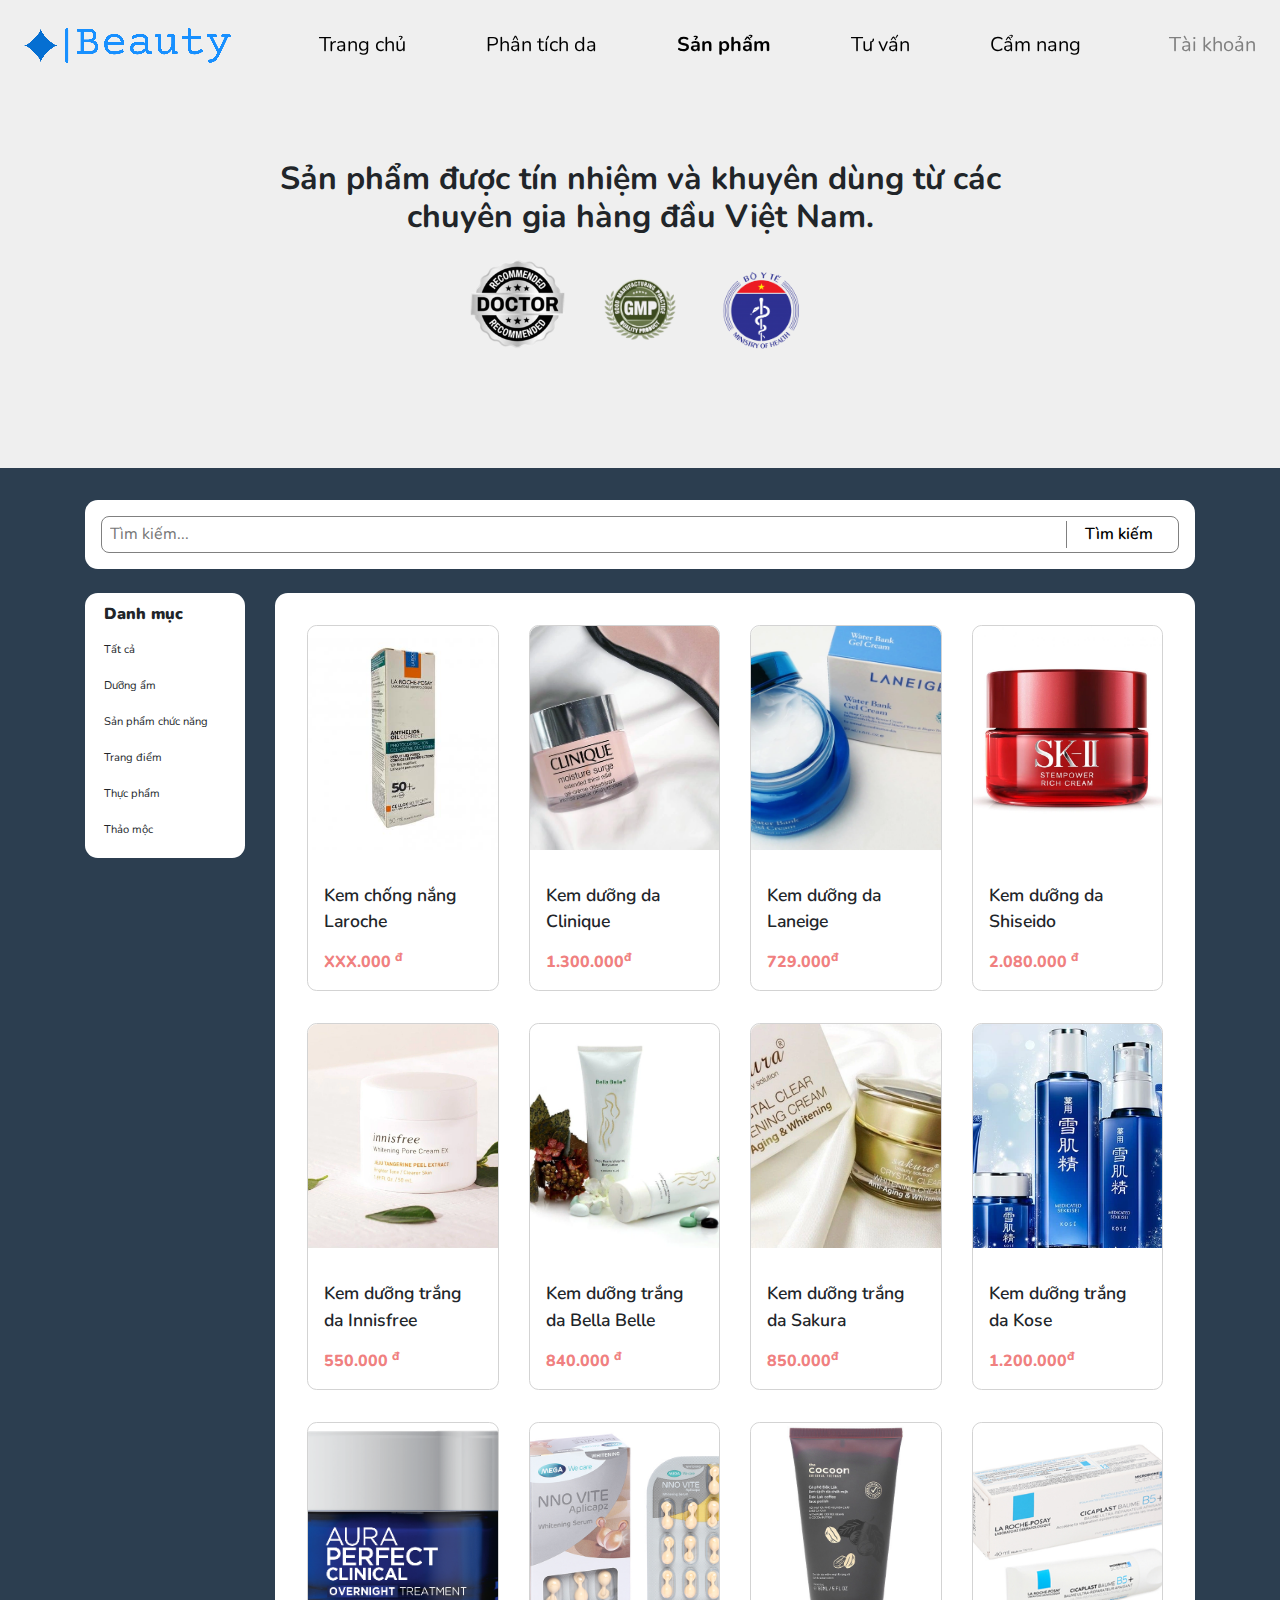
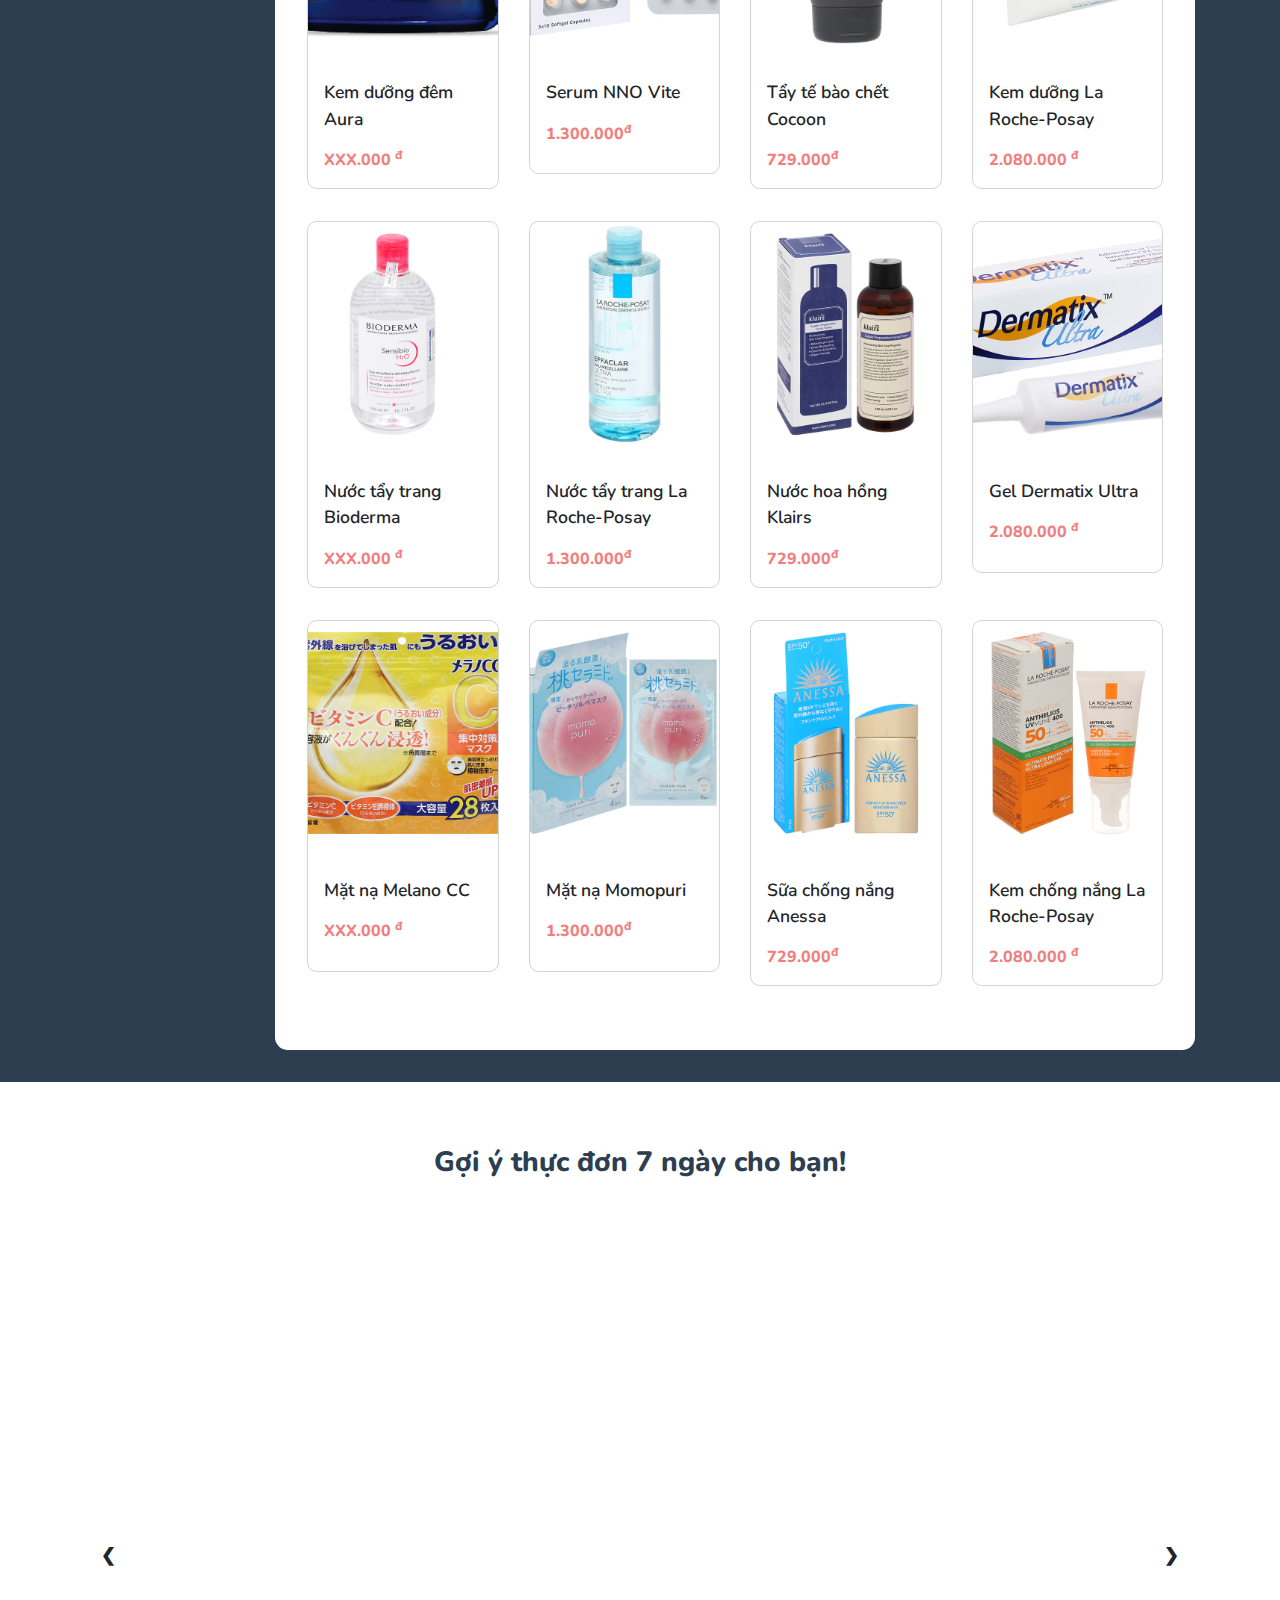
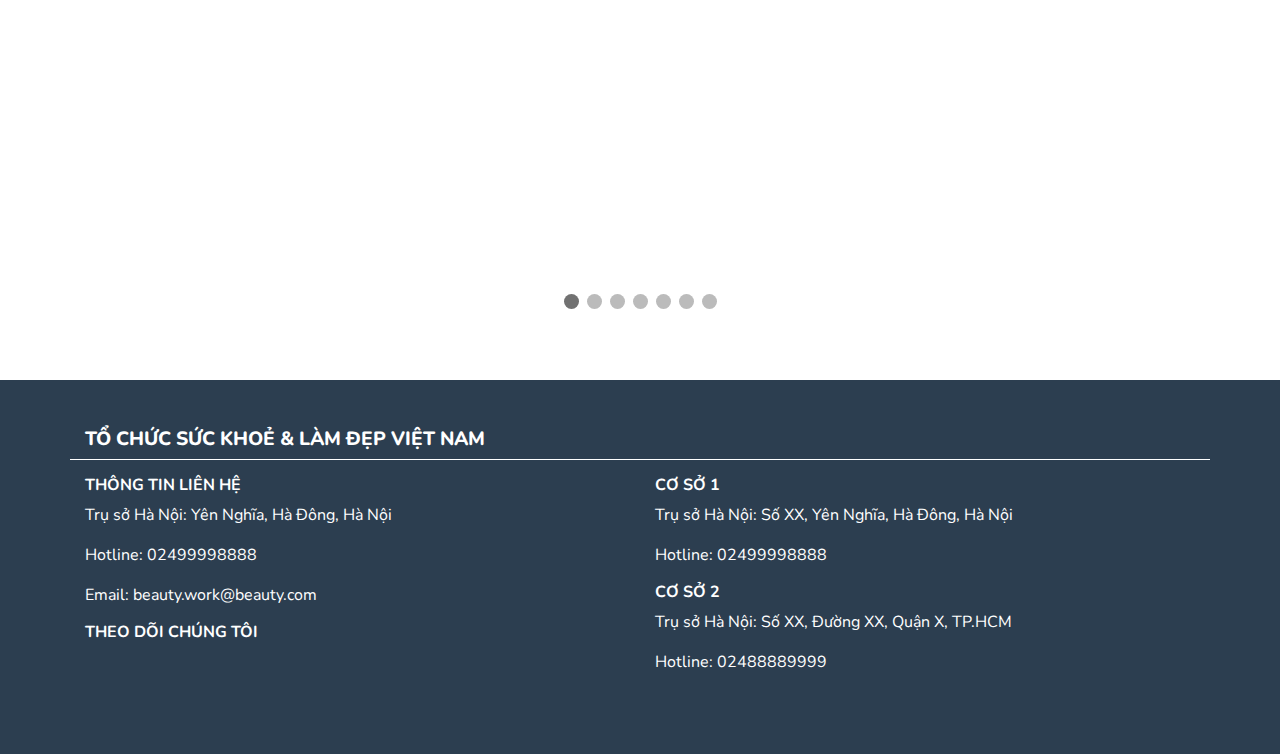
<file: san-pham/index.html>
<!DOCTYPE html>
<html lang="en">

<head>
    <meta charset="UTF-8">
    <meta name="viewport" content="width=device-width, initial-scale=1.0">
    <title>Beauty</title>

    <!-- Link bootstrap and js -->
    <link rel="stylesheet" href="/assets/css/reset.css">
    <link rel="stylesheet" href="/assets/bootstrap/bootstrap.min.css">
    <script src="/assets/bootstrap/jquery.slim.min.js"></script>
    <script src="/assets/bootstrap/bootstrap.bundle.min.js"></script>
    <script src="/assets/js/script.js"></script>

    <!-- Link file css -->
    <link rel="stylesheet" href="/assets/css/reset.css">
    <link rel="stylesheet" href="/assets/css/base.css">
    <link rel="stylesheet" href="/assets/css/san-pham.css">

    <!-- Link Font -->
    <link rel="preconnect" href="https://fonts.googleapis.com">
    <link rel="preconnect" href="https://fonts.gstatic.com" crossorigin>
    <link href="https://fonts.googleapis.com/css2?family=Raleway:ital,wght@0,100..900;1,100..900&display=swap"
        rel="stylesheet">
    <link href="https://fonts.googleapis.com/css2?family=Nunito:ital,wght@0,200..1000;1,200..1000&display=swap"
        rel="stylesheet">
    <link
        href="https://fonts.googleapis.com/css2?family=Nunito:ital,wght@0,200..1000;1,200..1000&family=Playwrite+DE+Grund:wght@100..400&display=swap"
        rel="stylesheet">

    <!-- Other component -->
    <link rel="stylesheet" href="https://cdnjs.cloudflare.com/ajax/libs/font-awesome/6.6.0/css/all.min.css"
        integrity="sha512-Kc323vGBEqzTmouAECnVceyQqyqdsSiqLQISBL29aUW4U/M7pSPA/gEUZQqv1cwx4OnYxTxve5UMg5GT6L4JJg=="
        crossorigin="anonymous" referrerpolicy="no-referrer" />

</head>

<body>
    <header>
        <div class="inner-header">
            <div class="head-left">
                <a href="/"><img src="/assets/images/logo1.png"></a>
            </div>

            <div class="head-mid">
                <ul>
                    <a href="/">
                        <li>Trang chủ</li>
                    </a>
                    <a href="/cham-soc-da/">
                        <li>Phân tích da</li>
                    </a>
                    <a href="/san-pham/">
                        <li><strong>Sản phẩm</strong></li>
                    </a>
                    <a href="/tu-van/">
                        <li>Tư vấn</li>
                    </a>
                    <a href="/cam-nang/">
                        <li>Cẩm nang</li>
                    </a>
                </ul>
            </div>

            <div class="head-right">
                <a href="/tai-khoan/">
                    <p>Tài khoản</p>
                </a>
            </div>

            <div id="menu" class="menu">
                <i class="fa-solid fa-bars"></i>
            </div>

            <div id="hMenu" class="hMenu">
                <ul>
                    <a href="/">
                        <li>Trang chủ</li>
                    </a>
                    <a href="/cham-soc-da/">
                        <li>Chăm sóc da</li>
                    </a>
                    <a href="/san-pham/">
                        <li>Sản phẩm</li>
                    </a>
                    <a href="/tu-van/">
                        <li>Tư vấn</li>
                    </a>
                    <a href="/cam-nang/">
                        <li>Cẩm nang</li>
                    </a>
                    <a href="">
                        <li>Tài khoản</li>
                    </a>
                </ul>
            </div>
        </div>
        <script src="/assets/js/script.js">
        </script>
    </header>

    <main>
        <div class="section-one">
            <div class="container-xl">
                <div class="inner-content">
                    <div class="top">
                        <h3>Sản phẩm được tín nhiệm và khuyên dùng từ các chuyên gia hàng đầu Việt Nam.</h2>
                    </div>
                    <div class="bottom">
                        <img src="/assets/images/certi1.png" alt="">
                        <img src="/assets/images/certi2.png" alt="">
                        <img src="/assets/images/certi3.png" alt="">
                    </div>
                </div>
            </div>
        </div>

        <div class="section-two">
            <div class="container-xl">
                <div class="inner-content">
                    <div class="search-bar">
                        <div class="inner-search-bar">
                            <input type="text" placeholder="Tìm kiếm..." class="search-input">
                            <button class="search-button">Tìm kiếm</button>
                        </div>
                    </div>
                    <div class="row">
                        <div class="col-xl-2 col-lg-2 col-md-2 col-sm-12 col-12">
                            <div class="danh-muc">
                                <h2>Danh mục</h2>
                                <ul>
                                    <a href="">
                                        <li>Tất cả</li>
                                    </a>
                                    <a href="">
                                        <li>Dưỡng ẩm</li>
                                    </a>
                                    <a href="">
                                        <li>Sản phẩm chức năng</li>
                                    </a>
                                    <a href="">
                                        <li>Trang điểm</li>
                                    </a>
                                    <a href="">
                                        <li>Thực phẩm</li>
                                    </a>
                                    <a href="">
                                        <li>Thảo mộc</li>
                                    </a>
                                </ul>
                            </div>
                        </div>
                        <div class="col-xl-10 col-lg-10 col-md-10 col-sm-12 col-12">
                            <div class="san-pham">
                                <div class="row">
                                    <div class="col-xl-3 col-lg-3 col-md-3 col-sm-3 col-4">
                                        <div class="item">
                                            <div class="img"><img src="/assets/images/sp1.jpg" alt=""></div>

                                            <p>Kem chống nắng Laroche</p>
                                            <div class="price">XXX.000 <sup>đ</sup></div>
                                        </div>
                                    </div>
                                    <div class="col-xl-3 col-lg-3 col-md-3 col-sm-3 col-4">
                                        <div class="item">
                                            <div class="img"><img src="/assets/images/sp2.webp" alt=""></div>

                                            <p>Kem dưỡng da Clinique</p>
                                            <div class="price">1.300.000<sup>đ</sup></div>
                                        </div>
                                    </div>
                                    <div class="col-xl-3 col-lg-3 col-md-3 col-sm-3 col-4">
                                        <div class="item">
                                            <div class="img"><img src="/assets/images/sp3.webp" alt=""></div>

                                            <p> Kem dưỡng da Laneige</p>
                                            <div class="price">729.000<sup>đ</sup></div>
                                        </div>
                                    </div>
                                    <div class="col-xl-3 col-lg-3 col-md-3 col-sm-3 col-4">
                                        <div class="item">
                                            <div class="img"><img src="/assets/images/sp4.webp" alt=""></div>

                                            <p>Kem dưỡng da Shiseido</p>
                                            <div class="price">2.080.000 <sup>đ</sup></div>
                                        </div>
                                    </div>
                                    <div class="col-xl-3 col-lg-3 col-md-3 col-sm-3 col-4">
                                        <div class="item">
                                            <div class="img"><img src="/assets/images/sp5.webp" alt=""></div>

                                            <p>Kem dưỡng trắng da Innisfree</p>
                                            <div class="price"> 550.000 <sup>đ</sup></div>
                                        </div>
                                    </div>
                                    <div class="col-xl-3 col-lg-3 col-md-3 col-sm-3 col-4">
                                        <div class="item">
                                            <div class="img"><img src="/assets/images/sp6.webp" alt=""></div>

                                            <p>Kem dưỡng trắng da Bella Belle</p>
                                            <div class="price">840.000 <sup>đ</sup></div>
                                        </div>
                                    </div>
                                    <div class="col-xl-3 col-lg-3 col-md-3 col-sm-3 col-4">
                                        <div class="item">
                                            <div class="img"><img src="/assets/images/sp7.webp" alt=""></div>

                                            <p> Kem dưỡng trắng da Sakura</p>
                                            <div class="price"> 850.000<sup>đ</sup></div>
                                        </div>
                                    </div>
                                    <div class="col-xl-3 col-lg-3 col-md-3 col-sm-3 col-4">
                                        <div class="item">
                                            <div class="img"><img src="/assets/images/sp8.webp" alt=""></div>

                                            <p> Kem dưỡng trắng da Kose</p>
                                            <div class="price"> 1.200.000<sup>đ</sup></div>
                                        </div>
                                    </div>
                                    <div class="col-xl-3 col-lg-3 col-md-3 col-sm-3 col-4">
                                        <div class="item">
                                            <div class="img"><img src="/assets/images/sp9.png" alt=""></div>

                                            <p>Kem dưỡng đêm Aura</p>
                                            <div class="price">XXX.000 <sup>đ</sup></div>
                                        </div>
                                    </div>
                                    <div class="col-xl-3 col-lg-3 col-md-3 col-sm-3 col-4">
                                        <div class="item">
                                            <div class="img"><img src="/assets/images/sp10.jpg" alt=""></div>

                                            <p>Serum NNO Vite</p>
                                            <div class="price">1.300.000<sup>đ</sup></div>
                                        </div>
                                    </div>
                                    <div class="col-xl-3 col-lg-3 col-md-3 col-sm-3 col-4">
                                        <div class="item">
                                            <div class="img"><img src="/assets/images/sp11.jpg" alt=""></div>

                                            <p>Tẩy tế bào chết Cocoon</p>
                                            <div class="price">729.000<sup>đ</sup></div>
                                        </div>
                                    </div>
                                    <div class="col-xl-3 col-lg-3 col-md-3 col-sm-3 col-4">
                                        <div class="item">
                                            <div class="img"><img src="/assets/images/sp12.jpg" alt=""></div>

                                            <p>Kem dưỡng La Roche-Posay</p>
                                            <div class="price">2.080.000 <sup>đ</sup></div>
                                        </div>
                                    </div>
                                    <div class="col-xl-3 col-lg-3 col-md-3 col-sm-3 col-4">
                                        <div class="item">
                                            <div class="img"><img src="/assets/images/sp13.jpg" alt=""></div>

                                            <p>Nước tẩy trang Bioderma</p>
                                            <div class="price">XXX.000 <sup>đ</sup></div>
                                        </div>
                                    </div>
                                    <div class="col-xl-3 col-lg-3 col-md-3 col-sm-3 col-4">
                                        <div class="item">
                                            <div class="img"><img src="/assets/images/sp14.jpg" alt=""></div>

                                            <p>Nước tẩy trang La Roche-Posay</p>
                                            <div class="price">1.300.000<sup>đ</sup></div>
                                        </div>
                                    </div>
                                    <div class="col-xl-3 col-lg-3 col-md-3 col-sm-3 col-4">
                                        <div class="item">
                                            <div class="img"><img src="/assets/images/sp15.jpg" alt=""></div>

                                            <p>Nước hoa hồng Klairs</p>
                                            <div class="price">729.000<sup>đ</sup></div>
                                        </div>
                                    </div>
                                    <div class="col-xl-3 col-lg-3 col-md-3 col-sm-3 col-4">
                                        <div class="item">
                                            <div class="img"><img src="/assets/images/sp16.jpg" alt=""></div>

                                            <p>Gel Dermatix Ultra</p>
                                            <div class="price">2.080.000 <sup>đ</sup></div>
                                        </div>
                                    </div>
                                    <div class="col-xl-3 col-lg-3 col-md-3 col-sm-3 col-4">
                                        <div class="item">
                                            <div class="img"><img src="/assets/images/sp17.jpg" alt=""></div>

                                            <p>Mặt nạ Melano CC</p>
                                            <div class="price">XXX.000 <sup>đ</sup></div>
                                        </div>
                                    </div>
                                    <div class="col-xl-3 col-lg-3 col-md-3 col-sm-3 col-4">
                                        <div class="item">
                                            <div class="img"><img src="/assets/images/sp18.jpg" alt=""></div>

                                            <p>Mặt nạ Momopuri</p>
                                            <div class="price">1.300.000<sup>đ</sup></div>
                                        </div>
                                    </div>
                                    <div class="col-xl-3 col-lg-3 col-md-3 col-sm-3 col-4">
                                        <div class="item">
                                            <div class="img"><img src="/assets/images/sp19.jpg" alt=""></div>

                                            <p>Sữa chống nắng Anessa</p>
                                            <div class="price">729.000<sup>đ</sup></div>
                                        </div>
                                    </div>
                                    <div class="col-xl-3 col-lg-3 col-md-3 col-sm-3 col-4">
                                        <div class="item">
                                            <div class="img"><img src="/assets/images/sp20.jpg" alt=""></div>

                                            <p>Kem chống nắng La Roche-Posay</p>
                                            <div class="price">2.080.000 <sup>đ</sup></div>
                                        </div>
                                    </div>
                                </div>
                            </div>
                        </div>
                    </div>
                </div>
            </div>
        </div>
        <div class="section-three">
            <div class="container-xl">
                <div class="inner-content">
                    <h3>Gợi ý thực đơn 7 ngày cho bạn!</h3>
                    <div class="slideshow-container">

                        <div class="slides fade">
                            <img src="/assets/images/day1.png" style="width:100%">
                        </div>
                        <div class="slides fade">
                            <img src="/assets/images/day2.jpg" style="width:100%">
                        </div>
                        <div class="slides fade">
                            <img src="/assets/images/day3.jpg" style="width:100%">
                        </div>
                        <div class="slides fade">
                            <img src="/assets/images/day4.jpg" style="width:100%">
                        </div>
                        <div class="slides fade">
                            <img src="/assets/images/day5.jpg" style="width:100%">
                        </div>
                        <div class="slides fade">
                            <img src="/assets/images/day6.png" style="width:100%">
                        </div>
                        <div class="slides fade">
                            <img src="/assets/images/day7.png" style="width:100%">
                        </div>

                        <a class="prev" onclick="changeSlide(-1)">&#10094;</a>
                        <a class="next" onclick="changeSlide(1)">&#10095;</a>
                    </div>

                    <br>

                    <div style="text-align:center">
                        <span class="dot" onclick="setSlide(1)"></span>
                        <span class="dot" onclick="setSlide(2)"></span>
                        <span class="dot" onclick="setSlide(3)"></span>
                        <span class="dot" onclick="setSlide(4)"></span>
                        <span class="dot" onclick="setSlide(5)"></span>
                        <span class="dot" onclick="setSlide(6)"></span>
                        <span class="dot" onclick="setSlide(7)"></span>
                    </div>


                </div>
            </div>
            <script>
                let slideIndex = 1;
                showSlides(slideIndex);

                function changeSlide(n) {
                    showSlides(slideIndex += n);
                }

                function setSlide(n) {
                    showSlides(slideIndex = n);
                }

                function showSlides(n) {
                    let slides = document.getElementsByClassName("slides");
                    let dots = document.getElementsByClassName("dot");

                    if (n > slides.length) {
                        slideIndex = 1;
                    }
                    if (n < 1) {
                        slideIndex = slides.length;
                    }

                    for (let i = 0; i < slides.length; i++) {
                        slides[i].style.display = "none";
                    }

                    for (let i = 0; i < dots.length; i++) {
                        dots[i].className = dots[i].className.replace(" active", "");
                    }

                    slides[slideIndex - 1].style.display = "block";
                    dots[slideIndex - 1].className += " active";
                }

                setInterval(function () {
                    changeSlide(1);
                }, 5000); // ms
            </script>

        </div>

    </main>

    <footer>
        <div class="inner-content">
            <div class="container-md">
                <h3>TỔ CHỨC SỨC KHOẺ & LÀM ĐẸP VIỆT NAM</h3>
                <div class="row">
                    <div class="col-xl-6 col-lg-6 col-md-6 col-sm-6">
                        <h4>THÔNG TIN LIÊN HỆ</h4>
                        <p> <i class="fa-solid fa-location-dot"></i> Trụ sở Hà Nội: Yên Nghĩa, Hà Đông, Hà Nội</p>
                        <p><i class="fa-solid fa-phone"></i> Hotline: 02499998888</p>
                        <p><i class="fa-solid fa-envelope"></i> Email: beauty.work@beauty.com</p>
                        <h4>THEO DÕI CHÚNG TÔI</h4>
                        <div class="contact">
                            <a href=""><i class="fa-brands fa-facebook"></i></a>
                            <a href=""><i class="fa-brands fa-instagram"></i></a>
                        </div>
                    </div>
                    <div class="col-xl-6 col-lg-6 col-md-6 col-sm-6">
                        <h4>CƠ SỞ 1</h4>
                        <p><i class="fa-solid fa-location-dot"></i> Trụ sở Hà Nội: Số XX, Yên Nghĩa, Hà Đông, Hà Nội</p>
                        <p><i class="fa-solid fa-phone"></i> Hotline: 02499998888</p>
                        <h4>CƠ SỞ 2</h4>
                        <p><i class="fa-solid fa-location-dot"></i> Trụ sở Hà Nội: Số XX, Đường XX, Quận X, TP.HCM</p>
                        <p><i class="fa-solid fa-phone"></i> Hotline: 02488889999</p>
                    </div>
                </div>
            </div>
        </div>
    </footer>
</body>

</html>
</file>
<file: assets/css/base.css>
* {
    /* font-family: "Playwrite DE Grund", cursive; */
    font-family: "Nunito", sans-serif;
    font-optical-sizing: auto;
    box-sizing: border-box;
}

a {
    text-decoration: none !important;
    color: inherit !important;
}

ul li {
    list-style-type: none;
}

:root {
    --color-main: #FFE4E3;
    --color-primary: #EFEFEF;
    --color-text: #808080;
    --color-text-prim: lightcoral;
    --color-white: #FEFEFE;
    --color-dark: #31363B;
    --color-br-dark: #2C3E50;
}
</file>
<file: assets/css/trangchu.css>
/* Header */
header {
    background-color: transparent;
    position: fixed;
    top: 0;
    width: 100%;
    margin: 0;
    z-index: 1000;
    transition: background-color 0.6s ease;
}

header.scrolled {
    background-color: #EFEFEF;
    box-shadow: 0 1px 3px 0 rgb(0 0 0 / 20%);
}

header .inner-header {
    display: flex;
    justify-content: space-around;
    flex-direction: row;
    margin: 0;
    padding: 0;
}

header .inner-header a {
    text-decoration: none;
}

header ul {
    margin: 0;
    padding: 0;
}

header .head-left img {
    padding: 27.5px 0px;
}

header .head-mid ul {
    display: flex;
    flex-direction: row;
}

header .head-mid ul li:hover {
    color: var(--color-text);
    transition: 0.2s;
}

header .head-mid ul li {
    padding: 30px 40px;
    font-size: 20px;
    color: black;
}

header .head-right {
    display: flex;
    align-items: center;
}

header .head-right p {
    margin: 0;
    font-size: 20px;
    color: var(--color-text);
    justify-content: center;
}

header .head-right p:hover {
    color: black;
    transition: 0.5s;
}

header .inner-header .hMenu {
    display: none;
    top: 100%;
    width: 100%;
    margin: auto;
    z-index: 1000;
    background-color: var(--color-primary);
    border: 2px solid var(--color-white-hover);
    border-radius: 8px;
    position: absolute;
    text-align: center;
}

header .inner-header .hMenu ul {
    padding: 0;
}

header .inner-header .hMenu ul li {
    padding: 1rem 0;
    border-top: 1px solid lightgray;
    margin: 0 40px;
}

header .inner-header .menu {
    font-weight: 700;
    font-size: 30px;
    display: none;
    margin-top: auto;
    margin-bottom: auto;
}
header .inner-header .menu i{
    padding: 0;
}
@media (max-width : 1199.98px) {
    header .inner-header .menu{
        display: block;
    }
    header .inner-header .head-mid {
        display: none;
    }

    header .inner-header .head-right {
        display: none;
    }

    header .head-left img{
        margin: auto;
        width: 80%;
        height: auto;
        padding: 1.5rem 0;
    }
}

@media (max-width: 767.98px){
    header .inner-header .menu{
        font-size: 1.5rem;
    }
    header .head-left img{
        width: 60%;
        padding: 1rem 0;
    }
}
/* End Header */

/* Section One */
.section-one {
    position: relative;
    padding-top: 80px;
    background-size: contain;
    width: 100%;
    height: 100vh;
}

.section-one::before {
    content: "";
    position: absolute;
    top: 0;
    left: 0;
    right: 0;
    bottom: 0;
    background-image: url("/assets/images/background.jpg");
    background-size: cover;
    background-position: center;
    opacity: 0.4;
    filter: blur(3px);
    z-index: -1;
}

.section-one .inner-content {
    padding-top: 250px;
    max-width: 60%;
    margin: auto;
    display: flex;
    flex-direction: column;
    align-items: center;
    text-align: center;
}

.section-one .inner-content h3 {
    margin: 0;
    padding: 0;
    margin-bottom: 10px;
    font-size: 35px;
    font-weight: 600;
    color: #313f4e;
}

.section-one .inner-content h4 {
    margin: 0;
    padding: 0;
    margin-bottom: 10px;
    font-size: 30px;
    font-weight: 600;
    color: #313f4e;
}

.section-one .inner-content p {
    max-width: 80%;
    margin: auto;
    margin-top: 10px;
    padding: 0;
    font-size: 18px;
}

.section-one .inner-content strong {
    font-size: 31px;
    font-weight: 700;
    color: #fc8ada;
}

.section-one .inner-content .highlight-1 {
    color: #53affa;
}

.section-one .button {
    padding: 13px 26px;
    background-color: #ff9fd4;
    border: 1px solid #ff9fd4;
    border-radius: 25px;
    margin-top: 20px;
    font-weight: 600;
    font-size: 16px;
    color: #2C3E50;
}

.section-one .button:hover {
    background-color: #EFF2F1;
    border: 1px solid gray;
    transition: 0.3s;
}
/* End Section One */

/* Section Two */
.section-two {
    background-color: var(--color-primary);
}

.section-two .inner-content {
    padding: 6rem 0;
    padding-bottom: 9rem;
}

.section-two h2 {
    text-align: center;
    font-weight: 800;
    font-size: 3rem;
    margin-bottom: 3rem;
}

.section-two .inner-content .item {
    background-color: var(--color-white);
    border-radius: 1rem;
    display: flex;
    flex-direction: column;
    align-items: center;
}

.section-two .inner-content .row:first-of-type {
    margin-bottom: 30px;
}

.section-two .inner-content .item h4 {
    font-size: 1.3rem;
    font-weight: 800;
    margin-bottom: 1px;
}

.section-two .inner-content .item p {
    font-size: 0.9rem;
    margin-bottom: 20px;
    color: var(--color-text);
}

.section-two .inner-content .item img {
    width: 150px;
    height: 150px;
    border-radius: 50%;
    object-fit: cover;
    margin-top: 30px;
    margin-bottom: 20px;
}

.section-two .inner-content .item ul {
    width: 90%;
    display: flex;
    flex-direction: row;
    justify-content: space-around;
    margin: 0;
    padding: 0;
}

.section-two .inner-content .item ul li {
    width: 3rem;
    height: 3rem;
    border-radius: 50%;
    background-color: var(--color-primary);
    display: flex;
    justify-content: center;
    align-items: center;
}

.section-two .more-info {
    text-align: center;
}

.section-two .more-info h3 {
    font-size: 2rem;
    font-weight: 900;
    color: lightsalmon;
    margin: 0;
}

.section-two .more-info h4 {
    font-size: 1rem;
    color: var(--color-text);
}

/* End Section Two */

/* Section Three */
.section-three {
    background-color: var(--color-br-dark);
    padding: 9rem;
}

.section-three .inner-content {
    background-color: var(--color-primary);
    padding: 3rem;
    border-radius: 0.8rem;
}
.section-three .inner-content .left p{
    font-size: 1.2rem;
}
.section-three .inner-content .left h2{
    font-size: 2.8rem;
    font-weight: 800;
}
.section-three .inner-content .problems {
    padding: 1rem;
    border-radius: 0.8rem;
    border: 1px solid lightslategray;
    margin-top: 1rem;
    margin-bottom: 1rem;
    display: flex;
    flex-direction: row;
    justify-content: space-between;
    align-items: center;
}
.section-three .inner-content .problems:hover{
    background-color:var(--color-dark);
    color: var(--color-main);
    transition: 0.6s;
}
.section-three .inner-content .problems i{
    font-size: 1.5rem;
}
.section-three .inner-content .problems p{
    padding: 0;
    margin: 0;
    font-weight: 700;
    font-size: 1.1rem;
}
/* End Section Three */

/* Section Four */
.section-four{
    background-color: var(--color-primary);
}
.section-four .inner-content{
    padding: 10rem 0;
}
.section-four .inner-content img{
    object-fit: cover;
    max-width: 100%;
    max-height: 30%;
    border-radius: 2rem;
}
.section-four .inner-content{
    position: relative;
}
.section-four .img {
    position: relative;
    z-index: 1;
}
.section-four .details {
    position: absolute;
    left: 50%;
    transform: translateX(-50%);
    width: 80%;
    background-color: white;
    padding: 20px;
    border-radius: 1rem;
    bottom: 7rem;
    text-align: center;
    z-index: 2;
    box-shadow: 0 4px 6px rgba(0, 0, 0, 0.1);
}
.section-four .inner-content p{
    font-size: 0.8rem;
    margin: 0;
}
.section-four .inner-content h4{
    font-size: 0.9rem;
    font-weight: 800;
    margin: 0;
}
/* End Section Four */

/* Responsive for homepage */

@media (max-width: 1199.98px) {
    .section-two .inner-content .item {
        margin-bottom: 30px;
    }
}
@media (max-width: 991.98px){
    .section-four .details{
        display: none;
    }
    .section-four .inner-content{
        padding: 4rem 0;
    }
}
@media (max-width: 767.98px) {
    .section-one{
        height: 80vh;
    }
    .section-one .inner-content{
        padding: 4rem 0;
        max-width: 70%;
    }
    .section-one .inner-content h3, .section-one .inner-content strong{
        font-size: 1.5rem;
    }
    .section-one .inner-content h4, .section-one .inner-content .highlight-1{
        font-size: 1.3rem;
    }
    .section-one .inner-content p{
        font-size: 1.2rem;
    }
    .section-two .inner-content{
        padding: 3rem 0;
        padding-bottom: 1rem;
    }
    .section-two .inner-content h2{
        font-size: 2rem;
    }
    .section-two .more-info h3{
        margin-bottom: 1rem;
    }
    .section-three{
        padding: 4rem;
    }
    .section-three .inner-content .left h2{
        font-size: 2.3rem;
    }
    .section-three .right p{
        font-size: 0.8rem;
    }

    .section-four .inner-content{
        padding: 1rem 0;
        /* padding: 0; */
    }
    .section-four img{
        width: 100%;
        height: 140%;
    }
}
@media (max-width: 575.98px){
    .section-one .inner-content{
        max-width: 90%;
    }
    .section-three{
        padding: 3rem 1rem;
    }
    .section-three .inner-content{
        padding: 1.5rem;
    }
    .section-three .inner-content .left h2{
        font-size: 1.8rem;
    }
    .section-three .right .problems p{
        font-size: 0.9rem;
    }
    .section-three .right .problems i{
        font-size: 1.2rem;
    }
}
/* End Responsive for homepage */

/* Footer */
footer {
    padding: 3rem 0rem;
    background-color: #2C3E50;
}

footer h3 {
    font-size: 1.2rem;
    font-weight: 800;
    color: white;
}

footer .row {
    border-top: 1px solid white;
    padding: 1rem 0;
    color: white;
    font-size: 1rem;
}

footer .row h4 {
    font-size: 1rem;
    font-weight: 700;
}

footer .row .contact {
    display: flex;
    flex-direction: row;
}

footer .row .contact i {
    padding-right: 0.8rem;
    font-size: 1.5rem;
}
@media(max-width: 767.98px){
    footer{
        padding: 2.5rem;
    }
    footer h3{
        font-size: 1rem;
    }
    footer h4{
        font-size: 0.8rem;
    }
    footer p{
        font-size: 0.6rem;
    }
}
@media(max-width: 575.98px){
    footer .row .contact{
        margin-bottom: 1rem;
    }
    footer{
        padding: 1rem;
        padding-bottom: 0;
    }
}
/* End Footer */
</file>
<file: assets/css/cam-nang.css>
/* Header */
header {
    background-color: transparent;
    position: fixed;
    top: 0;
    width: 100%;
    margin: 0;
    z-index: 1000;
    transition: background-color 0.6s ease;
}

header.scrolled {
    background-color: #EFEFEF;
    box-shadow: 0 1px 3px 0 rgb(0 0 0 / 20%);
}

header .inner-header {
    display: flex;
    justify-content: space-around;
    flex-direction: row;
    margin: 0;
    padding: 0;
}

header .inner-header a {
    text-decoration: none;
}

header ul {
    margin: 0;
    padding: 0;
}

header .head-left img {
    padding: 27.5px 0px;
}

header .head-mid ul {
    display: flex;
    flex-direction: row;
}

header .head-mid ul li:hover {
    color: var(--color-text);
    transition: 0.2s;
}

header .head-mid ul li {
    padding: 30px 40px;
    font-size: 20px;
    color: black;
}

header .head-right {
    display: flex;
    align-items: center;
}

header .head-right p {
    margin: 0;
    font-size: 20px;
    color: var(--color-text);
    justify-content: center;
}

header .head-right p:hover {
    color: black;
    transition: 0.5s;
}

header .inner-header .hMenu {
    display: none;
    top: 100%;
    width: 100%;
    margin: auto;
    z-index: 1000;
    background-color: var(--color-primary);
    border: 2px solid var(--color-white-hover);
    border-radius: 8px;
    position: absolute;
    text-align: center;
}

header .inner-header .hMenu ul {
    padding: 0;
}

header .inner-header .hMenu ul li {
    padding: 1rem 0;
    border-top: 1px solid lightgray;
    margin: 0 40px;
}

header .inner-header .menu {
    font-weight: 700;
    font-size: 30px;
    display: none;
    margin-top: auto;
    margin-bottom: auto;
}
header .inner-header .menu i{
    padding: 0;
}
@media (max-width : 1199.98px) {

    header .inner-header .menu{
        display: block;
    }
    header .inner-header .head-mid {
        display: none;
    }

    header .inner-header .head-right {
        display: none;
    }

    header .head-left img{
        margin: auto;
        width: 80%;
        height: auto;
        padding: 1.5rem 0;
    }
}

@media (max-width: 767.98px){
    header .inner-header .menu{
        font-size: 1.5rem;
    }
    header .head-left img{
        width: 60%;
        padding: 1rem 0;
    }
}
/* End Header */

/* Section One */
.section-one .inner-content {
    padding: 10rem 0;
    padding-bottom: 4rem;
    color: var(--color-dark);
}

.section-one h2 {
    font-size: 2.2rem;
    font-weight: 800;
    margin-bottom: 2rem;
}

.section-one p {
    font-size: 1.5rem;
    font-weight: 500;
    margin-bottom: 1.75rem;
}

.section-one img {
    object-fit: contain;
    max-width: 80vw;
}

@media (max-width: 991.98px) {
    .section-one h2 {
        text-align: center;
        font-size: 2rem;
        font-weight: 700;
    }

    .section-one p {
        text-align: center;
        font-size: 1.4rem;
        font-weight: 400;
    }
}

@media(max-width: 767.98px){
    .section-one .inner-content{
        padding: 6rem 0;
        padding-bottom: 2rem;
    }
}
@media (max-width: 575.98px) {
    .section-one .inner-content {
        padding: 5rem 0;
        color: var(--color-dark);
    }
}
/* End Section One */

/* Section Two */
.section-two {
    background-color: var(--color-primary);
    color: var(--color-dark);
    padding: 4rem 0;
}

.section-two ul {
    margin: 0;
    padding: 0;
}
.section-two .main-questions{
    order: 0;
}
.section-two .main-questions ul li {
    padding: 1rem 0;
}

.section-two .main-questions ul li h2 {
    font-weight: 700;
    font-size: 1.5rem;
}

.section-two .main-questions ul li p {
    font-size: 0.9rem;
}
.section-two .list-questions{
    order: 1;
}
.section-two .list-questions ul li {
    font-weight: 700;
    padding: 0.5rem;
    display: flex;
    flex-direction: row;
    align-items: center;
    
}
.section-two .list-questions ul li:hover{
    color: var(--color-text);
}
.section-two .list-questions i {
    font-size: 1.2rem;
    align-items: center;
    margin-right: 0.8rem;
}
@media(max-width: 767.98px){
    .section-two{
        padding: 2rem 0;
    }
}
#one, #two, #three, #four, #five, #six, #seven{
    scroll-margin-top: 5rem;
}
/* End Section Two */


/* Footer */
footer {
    padding: 3rem 0rem;
    background-color: #2C3E50;
}

footer h3 {
    font-size: 1.2rem;
    font-weight: 800;
    color: white;
}

footer .row {
    border-top: 1px solid white;
    padding: 1rem 0;
    color: white;
    font-size: 1rem;
}

footer .row h4 {
    font-size: 1rem;
    font-weight: 700;
}

footer .row .contact {
    display: flex;
    flex-direction: row;
}

footer .row .contact i {
    padding-right: 0.8rem;
    font-size: 1.5rem;
}
@media(max-width: 767.98px){
    footer{
        padding: 2.5rem;
    }
    footer h3{
        font-size: 1rem;
    }
    footer h4{
        font-size: 0.8rem;
    }
    footer p{
        font-size: 0.6rem;
    }
}
@media(max-width: 575.98px){
    footer .row .contact{
        margin-bottom: 1rem;
    }
    footer{
        padding: 1rem;
        padding-bottom: 0;
    }
}
/* End Footer */
</file>
<file: assets/css/cham-soc-da.css>
/* Header */
header {
    background-color: transparent;
    position: fixed;
    top: 0;
    width: 100%;
    margin: 0;
    z-index: 1000;
    transition: background-color 0.6s ease;
}

header.scrolled {
    background-color: #EFEFEF;
    box-shadow: 0 1px 3px 0 rgb(0 0 0 / 20%);
}

header .inner-header {
    display: flex;
    justify-content: space-around;
    flex-direction: row;
    margin: 0;
    padding: 0;
}

header .inner-header a {
    text-decoration: none;
}

header ul {
    margin: 0;
    padding: 0;
}

header .head-left img {
    padding: 27.5px 0px;
}

header .head-mid ul {
    display: flex;
    flex-direction: row;
}

header .head-mid ul li:hover {
    color: var(--color-text);
    transition: 0.2s;
}

header .head-mid ul li {
    padding: 30px 40px;
    font-size: 20px;
    color: black;
}

header .head-right {
    display: flex;
    align-items: center;
}

header .head-right p {
    margin: 0;
    font-size: 20px;
    color: var(--color-text);
    justify-content: center;
}

header .head-right p:hover {
    color: black;
    transition: 0.5s;
}

header .inner-header .hMenu {
    display: none;
    top: 100%;
    width: 100%;
    margin: auto;
    z-index: 1000;
    background-color: var(--color-primary);
    border: 2px solid var(--color-white-hover);
    border-radius: 8px;
    position: absolute;
    text-align: center;
}

header .inner-header .hMenu ul {
    padding: 0;
}

header .inner-header .hMenu ul li {
    padding: 1rem 0;
    border-top: 1px solid lightgray;
    margin: 0 40px;
}

header .inner-header .menu {
    font-weight: 700;
    font-size: 30px;
    display: none;
    margin-top: auto;
    margin-bottom: auto;
}

header .inner-header .menu i {
    padding: 0;
}

@media (max-width : 1199.98px) {
    header .inner-header .menu {
        display: block;
    }

    header .inner-header .head-mid {
        display: none;
    }

    header .inner-header .head-right {
        display: none;
    }

    header .head-left img {
        margin: auto;
        width: 80%;
        height: auto;
        padding: 1.5rem 0;
    }
}

@media (max-width: 767.98px) {
    header .inner-header .menu {
        font-size: 1.5rem;
    }

    header .head-left img {
        width: 60%;
        padding: 1rem 0;
    }
}

/* End Header */

/* Section One */
.section-one {
    position: relative;
    padding-top: 80px;
    background-size: contain;
    width: 100%;
    height: 60vh;
}

.section-one::before {
    content: "";
    position: absolute;
    top: 0;
    left: 0;
    right: 0;
    bottom: 0;
    background-image: url("/assets/images/water.jpg");
    background-size: cover;
    background-position: center;
    opacity: 0.4;
    filter: blur(3px);
    z-index: -1;
    /* Đặt dưới nội dung */
}

.section-one .inner-content {
    max-width: 80%;
    color: var(--color-dark);
    margin: auto;
    padding: 5rem 0;
}

.section-one h2 {
    font-size: 1.5rem;
    font-weight: 700;
}

.section-one p {
    font-size: 1.2rem;
    margin-bottom: 0.5rem;
}

/* End  Section One */

/* Section Two */
.section-two .inner-content {
    padding: 6rem 0;
}

.section-two {
    background-color: var(--color-br-dark);
    padding: 60px 0;
    /* Tạo khoảng trống phía trên và dưới */
}

.section-two h2 {
    font-size: 2.5rem;
    font-weight: bold;
    text-align: center;
    margin-bottom: 30px;
}

.section-two .inner-content {
    border-radius: 0.5rem;
    background-color: white;
    margin: 4rem 0;
}

.section-two form {
    display: flex;
    flex-direction: column;
}

.section-two .form-group {
    width: 80%;
    min-height: 120%;
    margin: auto;
}

.section-two .form-group input {
    padding: 1rem;
    padding-bottom: 3rem;
}

.section-two .form-group label {
    font-size: 1.2rem;
    color: #555;
}

.section-two .form-control {
    font-size: 1rem;
    padding: 10px;
    border-radius: 8px;
    border: 1px solid #ccc;
}

.section-two button.btn {
    padding: 0.75rem 3rem;
    background-color: #ff9fd4;
    border: 1px solid #ff9fd4;
    border-radius: 25px;
    margin-top: 20px;
    font-weight: 600;
    font-size: 16px;
    color: #2C3E50;
    max-width: 40%;
    margin: auto;
}

.section-two button.btn:hover {
    background-color: transparent;
}

.section-two #result {
    text-align: center;
    font-size: 1.2rem;
    color: #333;
}

/* End Section Two */
/* Section Three */
.section-three {
    background-color: #f7f7f7;
}

.section-three .inner-content {
    padding: 8rem
}

.section-three h2 {
    text-align: center;
    font-weight: 700;
    font-size: 2.5rem;
    margin-bottom: 2.5rem;
}

.section-three .btn {
    display: block;
    padding: 0.75rem 3rem;
    background-color: #ff9fd4;
    border: 1px solid #ff9fd4;
    border-radius: 25px;
    margin-top: 20px;
    font-weight: 600;
    font-size: 16px;
    color: #2C3E50;
    max-width: 40%;
    margin: 20px auto 0 auto;
}
.section-three .btn:hover{
    background-color: transparent;
    color: black;
}

/* End Section Two */

/* Footer */
footer {
    padding: 3rem 0rem;
    background-color: #2C3E50;
}

footer h3 {
    font-size: 1.2rem;
    font-weight: 800;
    color: white;
}

footer .row {
    border-top: 1px solid white;
    padding: 1rem 0;
    color: white;
    font-size: 1rem;
}

footer .row h4 {
    font-size: 1rem;
    font-weight: 700;
}

footer .row .contact {
    display: flex;
    flex-direction: row;
}

footer .row .contact i {
    padding-right: 0.8rem;
    font-size: 1.5rem;
}

@media(max-width: 767.98px) {
    footer {
        padding: 2.5rem;
    }

    footer h3 {
        font-size: 1rem;
    }

    footer h4 {
        font-size: 0.8rem;
    }

    footer p {
        font-size: 0.6rem;
    }
}

@media(max-width: 575.98px) {
    footer .row .contact {
        margin-bottom: 1rem;
    }

    footer {
        padding: 1rem;
        padding-bottom: 0;
    }
}

/* End Footer */
</file>
<file: assets/css/san-pham.css>
/* Header */
header {
    background-color: transparent;
    position: fixed;
    top: 0;
    width: 100%;
    margin: 0;
    z-index: 1000;
    transition: background-color 0.6s ease;
}

header.scrolled {
    background-color: #EFEFEF;
    box-shadow: 0 1px 3px 0 rgb(0 0 0 / 20%);
}

header .inner-header {
    display: flex;
    justify-content: space-around;
    flex-direction: row;
    margin: 0;
    padding: 0;
}

header .inner-header a {
    text-decoration: none;
}

header ul {
    margin: 0;
    padding: 0;
}

header .head-left img {
    padding: 27.5px 0px;
}

header .head-mid ul {
    display: flex;
    flex-direction: row;
}

header .head-mid ul li:hover {
    color: var(--color-text);
    transition: 0.2s;
}

header .head-mid ul li {
    padding: 30px 40px;
    font-size: 20px;
    color: black;
}

header .head-right {
    display: flex;
    align-items: center;
}

header .head-right p {
    margin: 0;
    font-size: 20px;
    color: var(--color-text);
    justify-content: center;
}

header .head-right p:hover {
    color: black;
    transition: 0.5s;
}

header .inner-header .hMenu {
    display: none;
    top: 100%;
    width: 100%;
    margin: auto;
    z-index: 1000;
    background-color: var(--color-primary);
    border: 2px solid var(--color-white-hover);
    border-radius: 8px;
    position: absolute;
    text-align: center;
}

header .inner-header .hMenu ul {
    padding: 0;
}

header .inner-header .hMenu ul li {
    padding: 1rem 0;
    border-top: 1px solid lightgray;
    margin: 0 40px;
}

header .inner-header .menu {
    font-weight: 700;
    font-size: 30px;
    display: none;
    margin-top: auto;
    margin-bottom: auto;
}

header .inner-header .menu i {
    padding: 0;
}

@media (max-width : 1199.98px) {
    header .inner-header .menu {
        display: block;
    }

    header .inner-header .head-mid {
        display: none;
    }

    header .inner-header .head-right {
        display: none;
    }

    header .head-left img {
        margin: auto;
        width: 80%;
        height: auto;
        padding: 1.5rem 0;
    }
}

@media (max-width: 767.98px) {
    header .inner-header .menu {
        font-size: 1.5rem;
    }

    header .head-left img {
        width: 60%;
        padding: 1rem 0;
    }
}

/* End Header */

/* Section One */
.section-one {
    background-color: var(--color-primary);
}

.section-one .inner-content {
    padding: 10rem;
    padding-bottom: 6rem;
    text-align: center;
}

.section-one .top h3 {
    font-size: 2rem;
    font-weight: 700;
    text-align: center;
}

.section-one .bottom img {
    width: 15%;
    overflow: hidden;
    height: auto;
}

/* End Section One */

/* Section Two */
.section-two {
    background-color: var(--color-br-dark);
}

.section-two .inner-content {
    padding: 2rem 0;
}

.section-two .search-bar {
    background-color: white;
    margin-bottom: 1.5rem;
    padding: 1rem;
    border-radius: 0.8rem;
}

.section-two .search-bar .inner-search-bar {
    width: 100%;
    border: 1px solid gray;
    border-radius: 0.5rem;
    padding: 0.25rem;
}

.section-two .search-bar input {
    width: 90%;
    border: none;
    border-right: 0.5px solid gray;
    outline: none;
    padding: 0.25rem;
}

.section-two .search-bar button {
    width: 9%;
    padding: 0.25rem;
    background-color: transparent;
    border: none;
    font-weight: 600;
}

.section-two .search-bar button:hover {
    color: rgb(55, 55, 219);
}

.section-two .inner-content .danh-muc {
    padding: 0.6rem;
    border-radius: 0.8rem;
    background-color: white;
}

.section-two .inner-content .danh-muc h2 {
    font-size: 1rem;
    font-weight: 900;
    margin-left: 0.6rem;
    margin-top: 0.2rem;
}

.section-two .inner-content .danh-muc ul {
    padding: 0;
    margin: 0;
}

.section-two .inner-content .danh-muc ul li {
    margin: 0;
    padding: 0.6rem;
    font-size: 0.7rem;
    border-radius: 0.6rem;
}

.section-two .inner-content .danh-muc ul li:hover {
    background-color: var(--color-primary);
}

.section-two .san-pham {
    background-color: white;
    padding: 2rem;
    border-radius: 0.8rem;
}

.section-two .san-pham .item {
    border: 0.5px solid lightgray;
    border-radius: 0.6rem;
    margin-bottom: 2rem;
    min-height: 22rem;
}


.section-two .san-pham .item .img {
    overflow: hidden;
    height: 14rem;
    width: 100%;
}

.section-two .san-pham .item img {
    width: 100%;
    height: 100%;
    min-height: 100%;
    object-fit: cover;
    border-radius: 0.6rem 0.6rem 0 0;
}

.section-two .san-pham .item p {
    font-size: 1.1rem;
    font-weight: 600;
    margin: 1rem;
    margin-top: 2rem;
}

.section-two .san-pham .item .price {
    font-size: 1rem;
    font-weight: 800;
    margin: 1rem;
    color: lightcoral;
}

/* End Section Two */

/* Section Three */
.section-three .inner-content {
    padding: 4rem 0;
}

.section-three h3{
    text-align: center;
    font-weight: 800;
    margin-bottom: 3rem;
    color: var(--color-br-dark);
}
.section-three .slideshow-container {
    position: relative;
    margin: auto;
}

.section-three .slides {
    display: none;
}

.section-three .fade {
    animation-name: fade;
    animation-duration: 5s;
}
.section-three .fade img{
    max-height: 40rem;
    object-fit: cover;
}

@keyframes fade {
    from {
        opacity: .7
    }

    to {
        opacity: 1
    }
}

/* Next & previous buttons */
.section-three .prev,
.section-three .next {
    cursor: pointer;
    position: absolute;
    top: 50%;
    width: auto;
    margin-top: -22px;
    padding: 16px;
    color: white;
    font-weight: bold;
    font-size: 18px;
    transition: 0.6s ease;
    border-radius: 0 3px 3px 0;
    user-select: none;
}

.section-three .next {
    right: 0;
    border-radius: 3px 0 0 3px;
}

.section-three .prev:hover,
.section-three .next:hover {
    background-color: rgba(0, 0, 0, 0.8);
}

/* Dot indicators */
.section-three .dot {
    cursor: pointer;
    height: 15px;
    width: 15px;
    margin: 0 2px;
    background-color: #bbb;
    border-radius: 50%;
    display: inline-block;
    transition: background-color 0.6s ease;
}

.section-three .active,
.section-three .dot:hover {
    background-color: #717171;
}

/* End Section Three */

/* Footer */
footer {
    padding: 3rem 0rem;
    background-color: #2C3E50;
}

footer h3 {
    font-size: 1.2rem;
    font-weight: 800;
    color: white;
}

footer .row {
    border-top: 1px solid white;
    padding: 1rem 0;
    color: white;
    font-size: 1rem;
}

footer .row h4 {
    font-size: 1rem;
    font-weight: 700;
}

footer .row .contact {
    display: flex;
    flex-direction: row;
}

footer .row .contact i {
    padding-right: 0.8rem;
    font-size: 1.5rem;
}

@media(max-width: 767.98px) {
    footer {
        padding: 2.5rem;
    }

    footer h3 {
        font-size: 1rem;
    }

    footer h4 {
        font-size: 0.8rem;
    }

    footer p {
        font-size: 0.6rem;
    }
}

@media(max-width: 575.98px) {
    footer .row .contact {
        margin-bottom: 1rem;
    }

    footer {
        padding: 1rem;
        padding-bottom: 0;
    }
}

/* End Footer */
</file>
